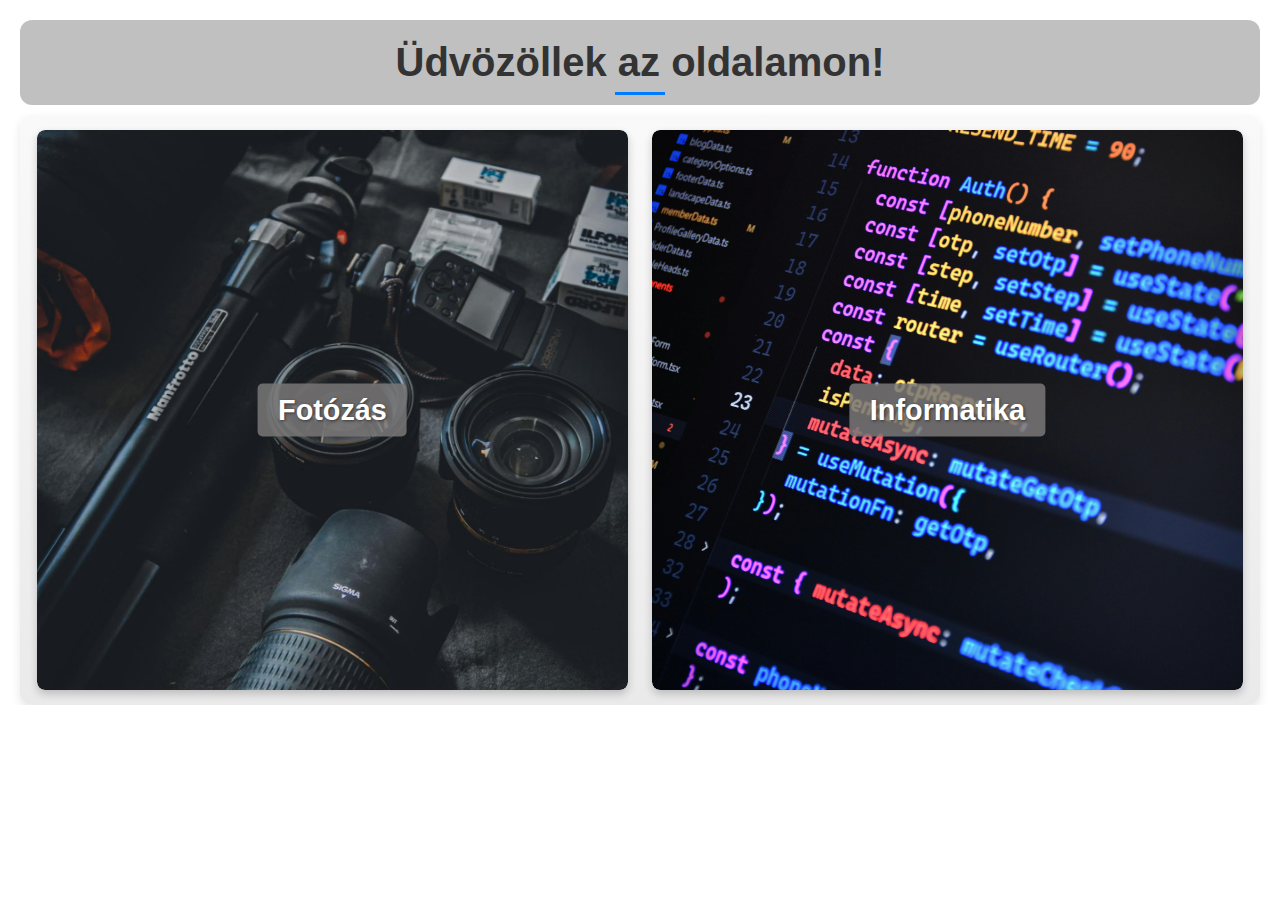
<file: index.html>
<!DOCTYPE html>
<html lang="hu">
    <head>
        <meta charset="UTF-8">
        <meta name="viewport" content="width=device-width, initial-scale=1.0">
        <meta name="description" content="Üdvözöllek Madový Gábor oldalán! Fedezd fel a fotózás és informatika világát.">
        <meta name="keywords" content="fotós, informatika, Madový Gábor, Galánta, Újvár, Dunaszerdahely, portréfotózás, eseményfotózás">
        <meta name="author" content="Madový Gabriel">
        <meta name="robots" content="index, follow">
    
        <!-- Open Graph meta tags -->
        <meta property="og:title" content="Madový Gábor - Üdvözöllek az oldalamon!">
        <meta property="og:description" content="Fedezd fel a fotózás és informatika világát Madový Gábor oldalán.">
        <meta property="og:image" content="https://yourwebsite.com/pictures/index/og-image.jpg">
        <meta property="og:url" content="https://madovygabor.github.io/index.html">
        <meta property="og:type" content="website">
        <meta property="og:locale" content="hu_HU">
    
        <!-- Title -->
        <title>Üdvözöllek - Madový Gábor</title>
        <link rel="stylesheet" href="indexStyles.css">
    </head>
<body>
    <div class="container">
        <div class="header">
            <h1 class="styled-title">Üdvözöllek az oldalamon!</h1>
        </div>
        <div class="cardsContainer">
            <a href="Photography/photographyMainPage.html" class="card photo">
                <img src="pictures/index/photography.jpg" alt="Fotós">
                <div class="card-text with-background">Fotózás</div>
            </a>
            <a href="IT/ITMainPage.html" class="card it">
                <img src="pictures/index/it.jpg" alt="Informatikus">
                <div class="card-text with-background">Informatika</div>
            </a>
        </div>
    </div>
</body>
</html>
</file>
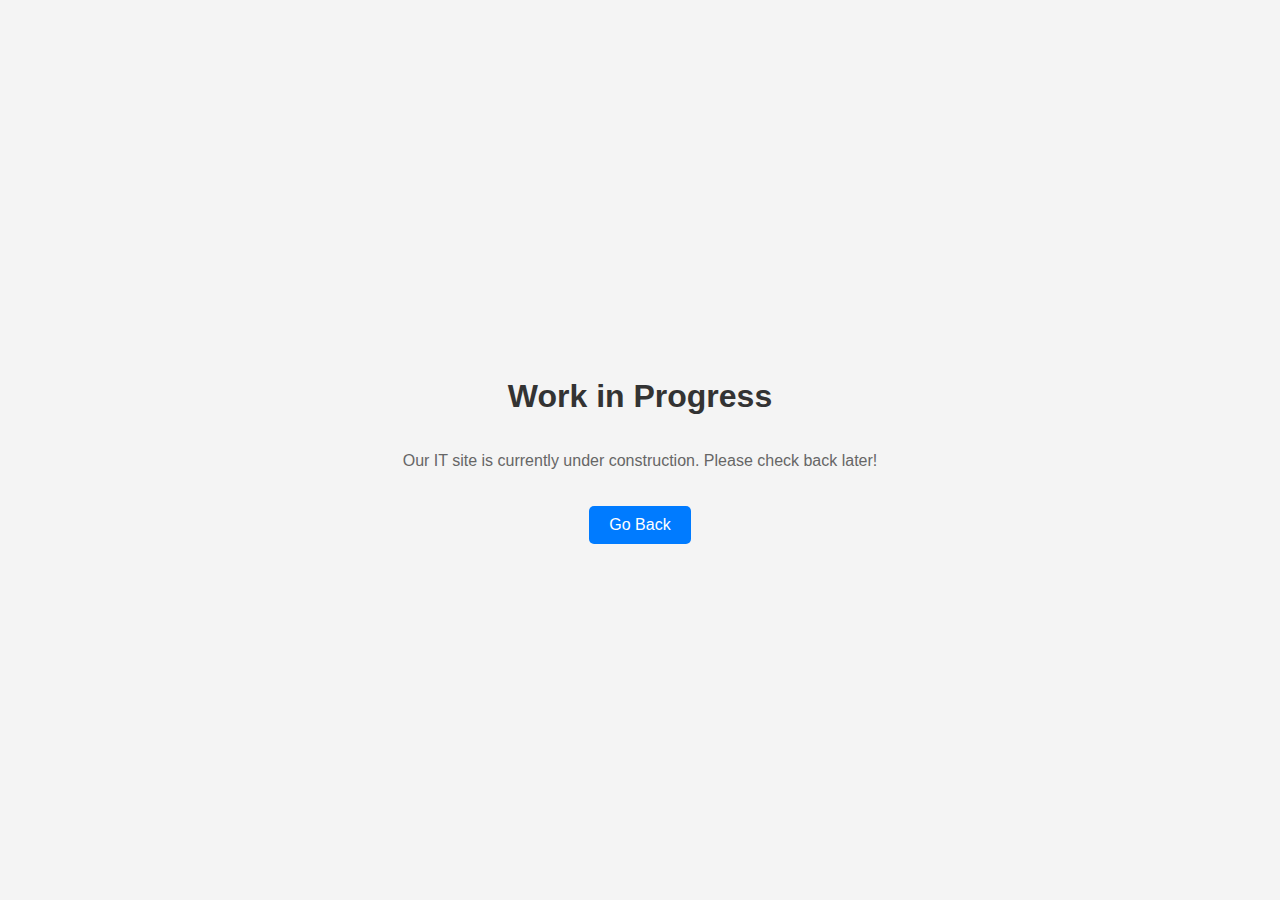
<file: IT/ITMainPage.html>
<!DOCTYPE html>
<html lang="en">
<head>
    <meta charset="UTF-8">
    <meta name="viewport" content="width=device-width, initial-scale=1.0">
    <title>Work in Progress</title>
    <link rel="stylesheet" href="ITstyle.css">
</head>
<body>
    <h1>Work in Progress</h1>
    <p>Our IT site is currently under construction. Please check back later!</p>
    <button onclick="history.back()">Go Back</button>
</body>
</html>
</file>
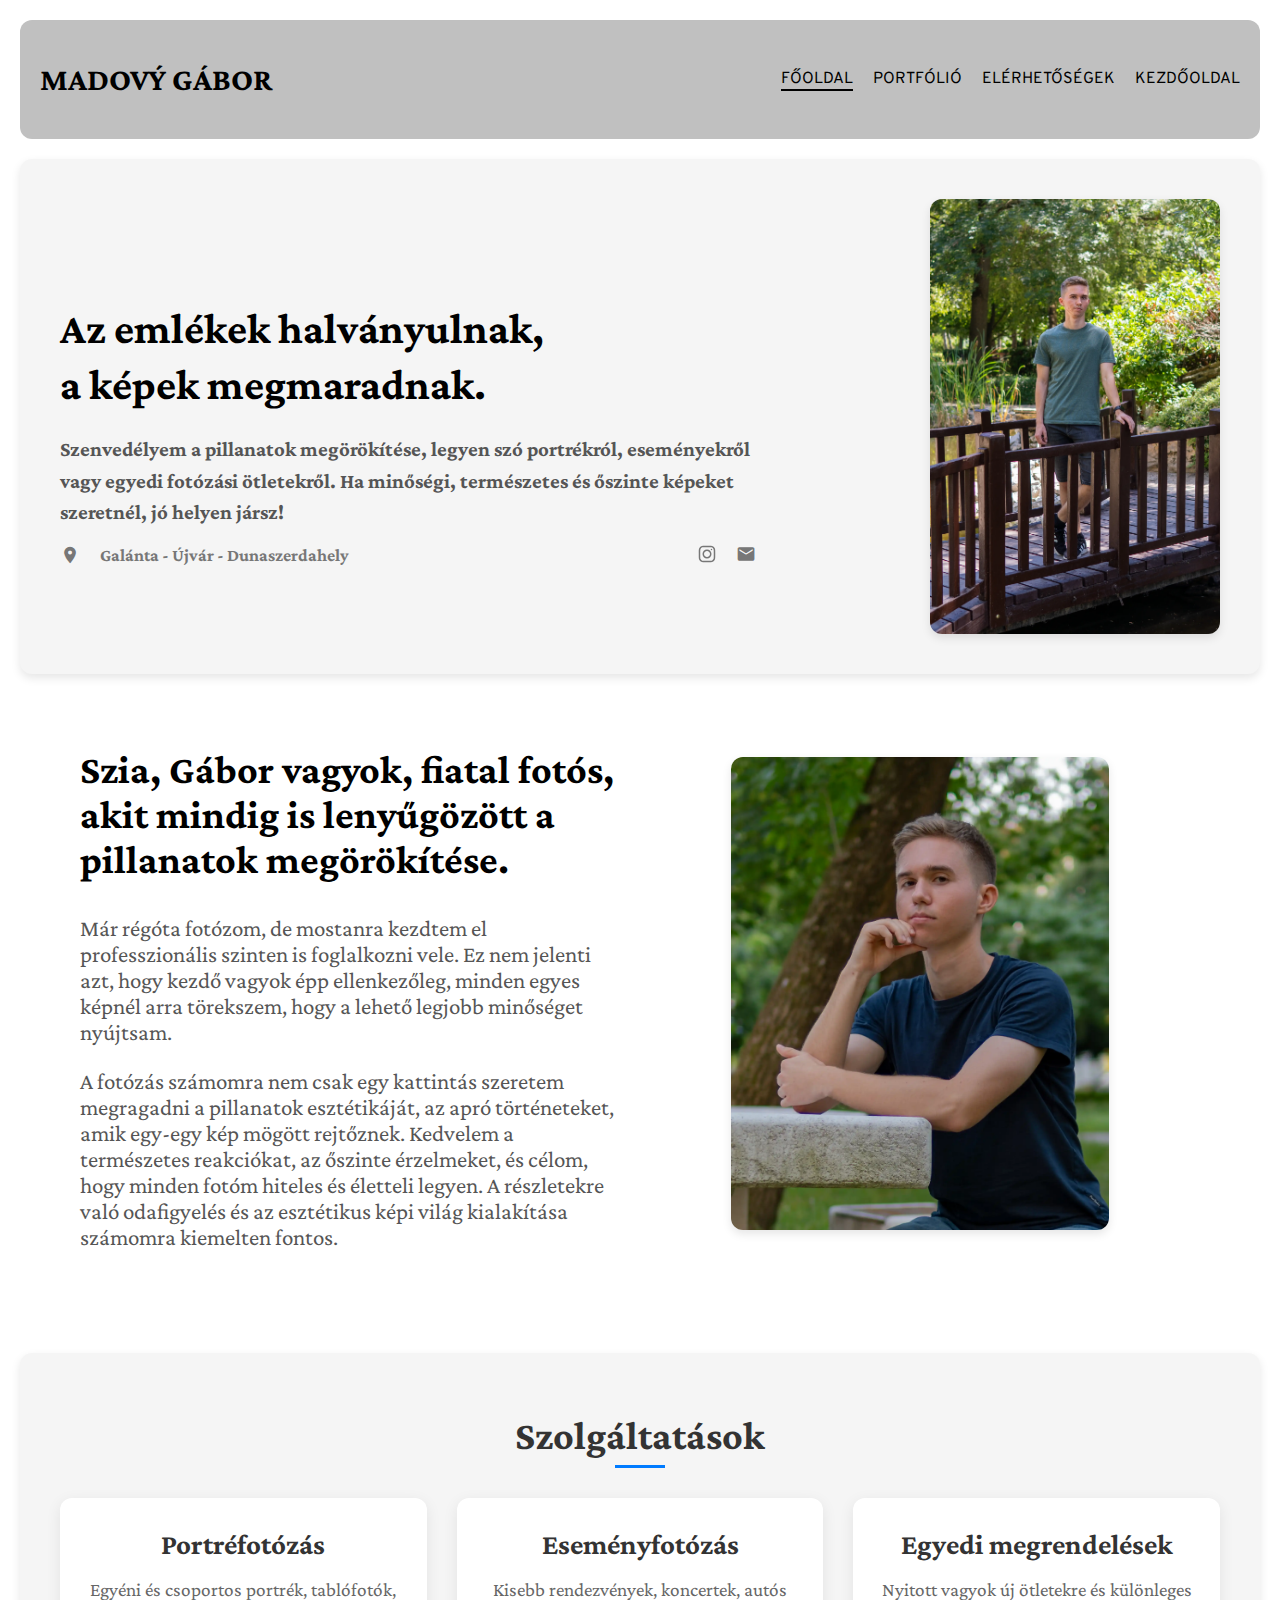
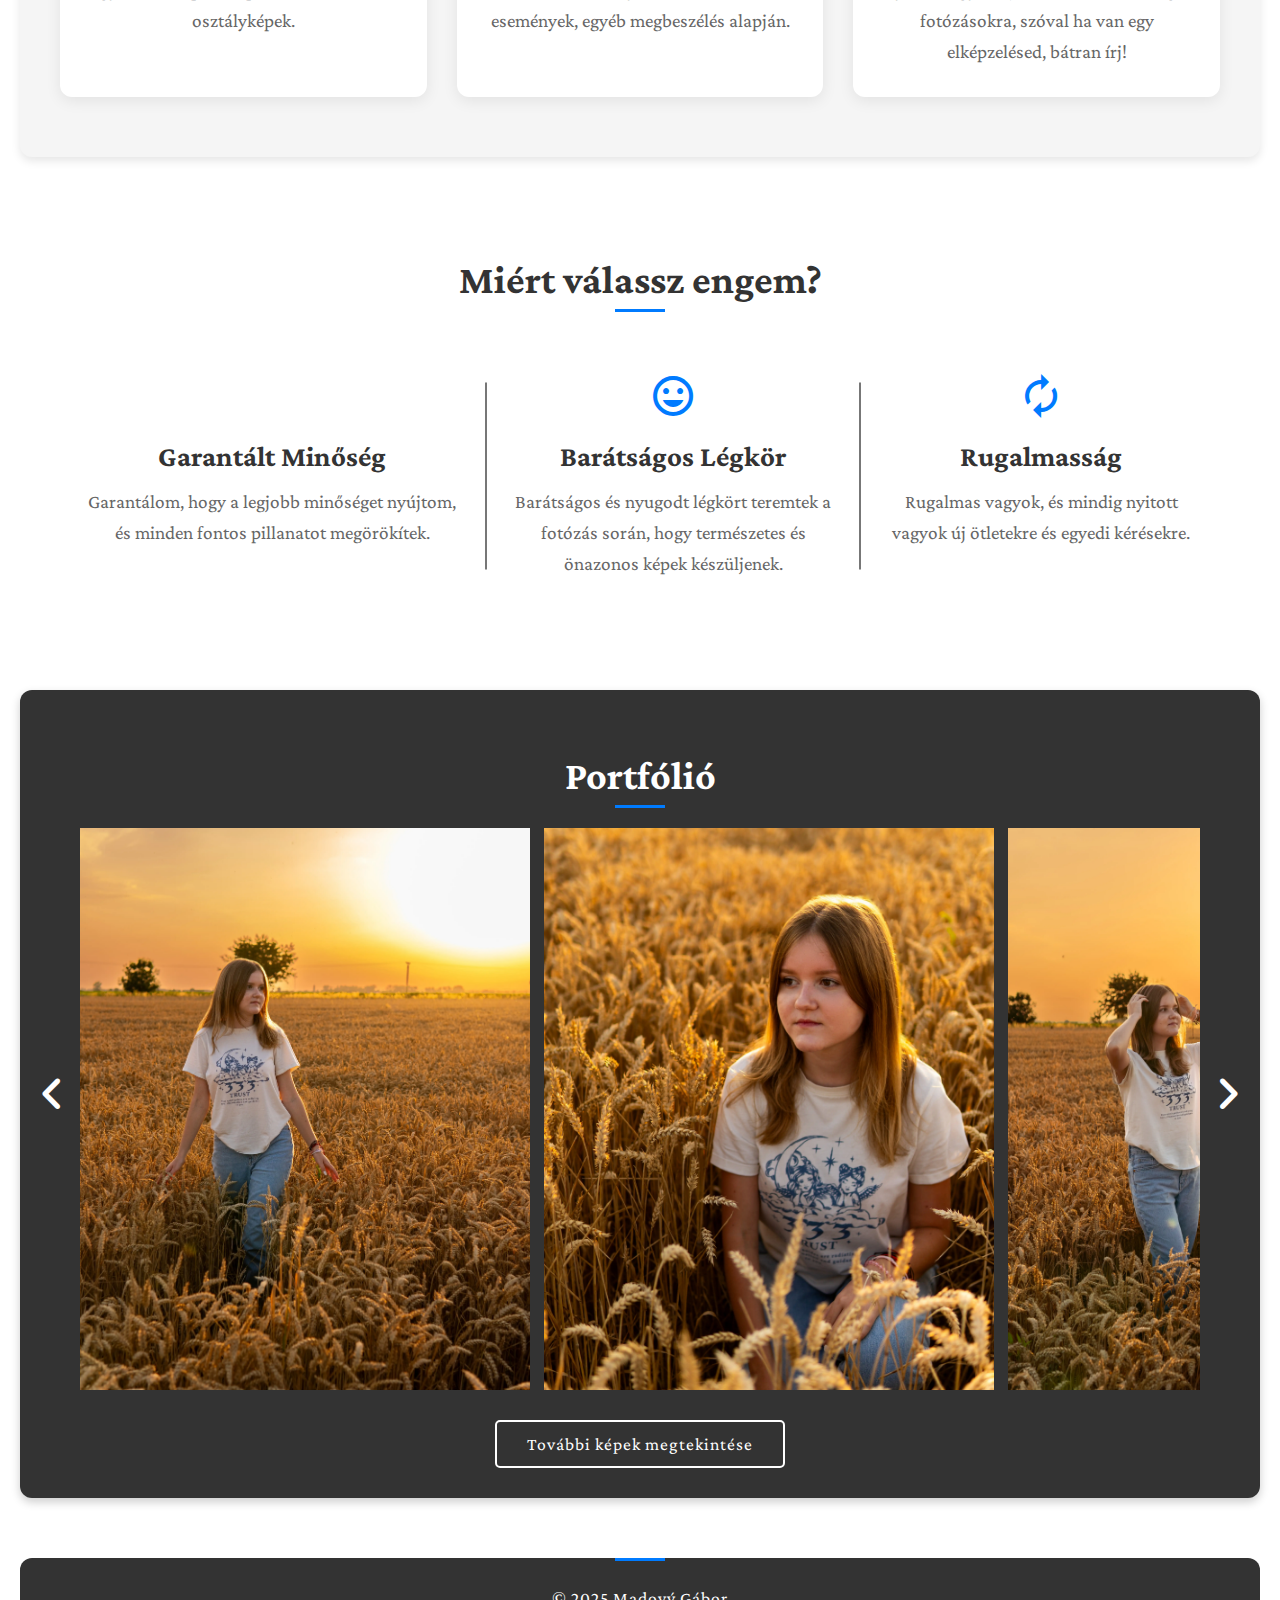
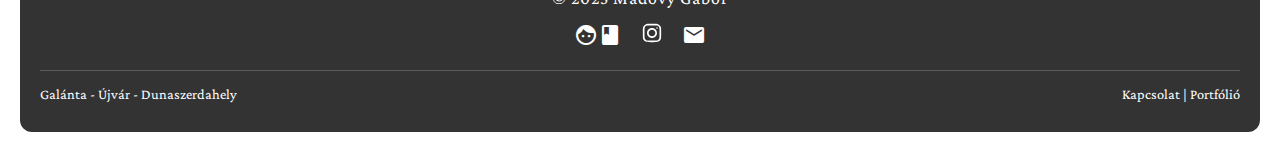
<file: Photography/photographyMainPage.html>
<!DOCTYPE html>
<html lang="hu">
<head>
    <meta charset="UTF-8">
    <meta name="viewport" content="width=device-width, initial-scale=1.0">
    <meta name="description" content="Madový Gábor profi fotós, aki portréfotózással, eseményfotózással, tablófotózással és szalagavató fotózással segít megörökíteni a legfontosabb pillanatokat. Kiváló minőségű, természetes és őszinte képek Galánta, Érsekújvár, Dunaszerdahely környékén.">
    <meta name="keywords" content="Portréfotózás, Szalagavató fotózás, Tablófotózás, Eseményfotózás, Esküvői fotózás, Családi fotózás, Egyedi fotózás, Madový Gábor, Gabriel Madový, Galánta, Újvár, Érsekújvár, Dunaszerdahely, Koncertek, Autós események, Tablófotók, Professzionális fotós, Természetes képek, Fotózás Galánta, Fotózás Dunaszerdahely, Fotózás Érsekújvár">
    <meta name="author" content="Madový Gabriel">
    <meta name="robots" content="index, follow">

    <!-- Open Graph meta tags -->
    <meta property="og:title" content="Madový Gábor Fotós - Pillanatok Megörökítése">
    <meta property="og:description" content="Portréfotózás, eseményfotózás és egyedi megrendelések Galánta, Érsekújvár, Dunaszerdahely környékén.">
    <meta property="og:url" content="https://madovygabor.github.io/Photography/photographyMainPage.html">
    <meta property="og:type" content="website">
    <meta property="og:locale" content="hu_HU">

    <title>Főoldal - MG Captures | Madový Gábor</title>
    <link rel="stylesheet" href="photographyStyle.css">
    <link href="https://fonts.googleapis.com/icon?family=Material+Icons" rel="stylesheet">
    <link rel="stylesheet" href="https://cdnjs.cloudflare.com/ajax/libs/font-awesome/6.2.0/css/all.min.css" />
    <script src="gallerySidebarHighlite.js" defer></script>
    <script type="application/ld+json">
        {
            "@context": "https://schema.org",
            "@type": "Photographer",
            "name": "Madový Gábor",
            "description": "Pillanatok megörökítése portréfotózással, eseményfotózással és egyedi megrendelésekkel.",
            "address": {
                "@type": "PostalAddress",
                "addressLocality": "Galánta, Újvár, Dunaszerdahely, Galanta, Nové Zámky, Dunajská Streda"
            },
            "url": "https://www.instagram.com/mg.captures06/",
            "sameAs": [
                "https://www.instagram.com/mg.captures06/"
            ]
        }
    </script>
    
</head>
<body>
    <header>
        <h1>MADOVÝ GÁBOR</h1>
        
        <div class="menuIcon" onclick="toggleMenu()">
            <i class="material-icons" aria-label="Menu">menu</i>
        </div>

        <nav class="navButtons">
            <a href="photographyMainPage.html" class="button active" aria-label="Főoldal">FŐOLDAL</a>
            <a href="portfolio.html" class="button" aria-label="Portfólió">PORTFÓLIÓ</a>
            <a href="contacts.html" class="button" aria-label="Elérhetőségek">ELÉRHETŐSÉGEK</a>
            <a href="../index.html" class="button" aria-label="Kezdőoldal">KEZDŐOLDAL</a>
        </nav>
        
        <nav class="mobileMenu">
            <div class="closeButton" onclick="closeMenu()" aria-label="Close Menu">×</div>
            <ul>
                <li><a href="photographyMainPage.html" class="active" aria-label="Főoldal">FŐOLDAL</a></li>
                <li><a href="portfolio.html" aria-label="Portfólió">PORTFÓLIÓ</a></li>
                <li><a href="contacts.html" aria-label="Elérhetőségek">ELÉRHETŐSÉGEK</a></li>
                <li><a href="../index.html" aria-label="Kezdőoldal">KEZDŐOLDAL</a></li>
            </ul>
        </nav> 

        <div class="fullscreenMenu" id="fullscreenMenu">
            <div class="menuHeader">
                <h2>Menü</h2>
                <button class="closeButton" onclick="closeFullscreenMenu()" aria-label="Close Menu">×</button>
            </div>
            <ul class="sidebarList">
                <li>
                    <a href="#portrek" class="sidebarLink" onclick="closeFullscreenMenu()">Portrék</a>
                    <ul>
                        <li><a href="#portreim" class="sidebarSubLink" onclick="navigateAndClose(this)">Portréim</a></li>
                    </ul>
                </li>
                <li>
                    <a href="#rendezvenyek" class="sidebarLink" onclick="navigateAndClose(this)">Rendezvények</a>
                    <ul>
                        <li><a href="#amts-25" class="sidebarSubLink" onclick="navigateAndClose(this)">AMTS 25</a></li>
                        <li><a href="#felsoszeli-ballagas-24" class="sidebarSubLink" onclick="navigateAndClose(this)">Felsőszeli alapiskola ballagás 24</a></li>
                        <li><a href="#rakoczi-tabor-24" class="sidebarSubLink" onclick="navigateAndClose(this)">Rákoczi tábor 24</a></li>
                    </ul>
                </li>
                <li>
                    <a href="#travel" class="sidebarLink" onclick="navigateAndClose(this)">Travel</a>
                    <ul>
                        <li><a href="#tatranska-lomnica" class="sidebarSubLink" onclick="navigateAndClose(this)">Tatranská Lomnica</a></li>
                        <li><a href="#brno" class="sidebarSubLink" onclick="navigateAndClose(this)">Brno</a></li>
                    </ul>
                </li>
                <li>
                    <a href="#koncertek" class="sidebarLink" onclick="navigateAndClose(this)">Koncertek</a>
                    <ul>
                        <li><a href="#azahriah" class="sidebarSubLink" onclick="navigateAndClose(this)">Azahriah Puskás aréna</a></li>
                    </ul>
                </li>
            </ul>
        </div>

        <script>
            function closeMenu() {
                const menu = document.querySelector('.mobileMenu');
                menu.style.display = 'none';
            }

            function toggleMenu() {
                const menu = document.querySelector('.mobileMenu');
                menu.style.display = menu.style.display === 'flex' ? 'none' : 'flex';
            }

            function openFullscreenMenu() {
                const menu = document.getElementById('fullscreenMenu');
                menu.style.display = 'flex';
            }

            function closeFullscreenMenu() {
                const menu = document.getElementById('fullscreenMenu');
                menu.style.display = 'none';
            }

            function navigateAndClose(link) {
                const menu = document.getElementById('fullscreenMenu');
                menu.style.display = 'none';

                // Highlight the active link
                document.querySelectorAll('.sidebarLink, .sidebarSubLink').forEach(el => el.classList.remove('active'));
                link.classList.add('active');
            }

            // Ensure the menu is hidden on page load
            window.addEventListener('DOMContentLoaded', () => {
                closeMenu();
            });
        </script>

    </header>

    <section class="mottoSection">
        <div class="motto">
            <h2>Az emlékek halványulnak,<br> a képek megmaradnak.</h2>
            <p>
                Szenvedélyem a pillanatok megörökítése, legyen szó portrékról, eseményekről vagy egyedi fotózási ötletekről. 
                Ha minőségi, természetes és őszinte képeket szeretnél, jó helyen jársz!
            </p>
            <div>
                <i class="material-icons" aria-label="Location">location_on</i>
                <p>Galánta - Újvár - Dunaszerdahely</p>
                <a href="https://www.instagram.com/mg.captures06/" target="_blank" class="icon-link" aria-label="Instagram">
                    <svg width="20px" height="20px" viewBox="0 0 24 24" fill="none" xmlns="http://www.w3.org/2000/svg" class="custom-icon">
                        <path fill-rule="evenodd" clip-rule="evenodd" d="M12 18C15.3137 18 18 15.3137 18 12C18 8.68629 15.3137 6 12 6C8.68629 6 6 8.68629 6 12C6 15.3137 8.68629 18 12 18ZM12 16C14.2091 16 16 14.2091 16 12C16 9.79086 14.2091 8 12 8C9.79086 8 8 9.79086 8 12C8 14.2091 9.79086 16 12 16Z" fill="currentColor"/>
                        <path d="M18 5C17.4477 5 17 5.44772 17 6C17 6.55228 17.4477 7 18 7C18.5523 7 19 6.55228 19 6C19 5.44772 18.5523 5 18 5Z" fill="currentColor"/>
                        <path fill-rule="evenodd" clip-rule="evenodd" d="M1.65396 4.27606C1 5.55953 1 7.23969 1 10.6V13.4C1 16.7603 1 18.4405 1.65396 19.7239C2.2292 20.8529 3.14708 21.7708 4.27606 22.346C5.55953 23 7.23969 23 10.6 23H13.4C16.7603 23 18.4405 23 19.7239 22.346C20.8529 21.7708 21.7708 20.8529 22.346 19.7239C23 18.4405 23 16.7603 23 13.4V10.6C23 7.23969 23 5.55953 22.346 4.27606C21.7708 3.14708 20.8529 2.2292 19.7239 1.65396C18.4405 1 16.7603 1 13.4 1H10.6C7.23969 1 5.55953 1 4.27606 1.65396C3.14708 2.2292 2.2292 3.14708 1.65396 4.27606ZM13.4 3H10.6C8.88684 3 7.72225 3.00156 6.82208 3.0751C5.94524 3.14674 5.49684 3.27659 5.18404 3.43597C4.43139 3.81947 3.81947 4.43139 3.43597 5.18404C3.27659 5.49684 3.14674 5.94524 3.0751 6.82208C3.00156 7.72225 3 8.88684 3 10.6V13.4C3 15.1132 3.00156 16.2777 3.0751 17.1779C3.14674 18.0548 3.27659 18.5032 3.43597 18.816C3.81947 19.5686 4.43139 20.1805 5.18404 20.564C5.49684 20.7234 5.94524 20.8533 6.82208 20.9249C7.72225 20.9984 8.88684 21 10.6 21H13.4C15.1132 21 16.2777 20.9984 17.1779 20.9249C18.0548 20.8533 18.5032 20.7234 18.816 20.564C19.5686 20.1805 20.1805 19.5686 20.564 18.816C20.7234 18.5032 20.8533 18.0548 20.9249 17.1779C20.9984 16.2777 21 15.1132 21 13.4V10.6C21 8.88684 20.9984 7.72225 20.9249 6.82208C20.8533 5.94524 20.7234 5.49684 20.564 5.18404C20.1805 4.43139 19.5686 3.81947 18.816 3.43597C18.5032 3.27659 18.0548 3.14674 17.1779 3.0751C16.2777 3.00156 15.1132 3 13.4 3Z" fill="currentColor"/>
                    </svg>
                </a>
                <a href="contacts.html" class="icon-link" aria-label="Email">
                    <i class="material-icons">mail</i>
                </a>
            </div>
        </div>
        <img src="\pictures\kezdoOldal\kepRolamTemp.webp" alt="Madový Gábor portré" class="pictureAboutMe">
    </section>

    <section class="aboutMeSection">
        <div class="aboutMeText">
            <h2>
                Szia, Gábor vagyok, fiatal fotós, akit mindig is lenyűgözött a pillanatok megörökítése.
            </h2>
            <p> 
                Már régóta fotózom, de mostanra kezdtem el professzionális szinten is foglalkozni vele. 
                Ez nem jelenti azt, hogy kezdő vagyok épp ellenkezőleg, minden egyes képnél arra törekszem, hogy a lehető legjobb minőséget nyújtsam.
            </p>
            <p>
                A fotózás számomra nem csak egy kattintás szeretem megragadni a pillanatok esztétikáját, az apró történeteket, amik egy-egy kép mögött rejtőznek. 
                Kedvelem a természetes reakciókat, az őszinte érzelmeket, és célom, hogy minden fotóm hiteles és életteli legyen. 
                A részletekre való odafigyelés és az esztétikus képi világ kialakítása számomra kiemelten fontos.
            </p>
        </div>
        <div class="aboutMePicture">
            <img src="/pictures/kezdoOldal/aboutMePicture.webp" alt="Madový Gábor fotós portré">
        </div>
    </section>

    <section class="servicesSection">
        <div class="servicesHeader">
            <h2>Szolgáltatások</h2>
        </div>
        <div class="servicesContent">
            <div class="serviceItem">
                <h3>Portréfotózás</h3>
                <p>Egyéni és csoportos portrék, tablófotók, osztályképek.</p>
            </div>
            <div class="serviceItem">
                <h3>Eseményfotózás</h3>
                <p>Kisebb rendezvények, koncertek, autós események, egyéb megbeszélés alapján.</p>
            </div>
            <div class="serviceItem">
                <h3>Egyedi megrendelések</h3>
                <p>Nyitott vagyok új ötletekre és különleges fotózásokra, szóval ha van egy elképzelésed, bátran írj!</p>
            </div>
        </div>
    </section>

    <section class="whyChooseMeSection">
        <div class="whyChooseMeHeader">
            <h2>Miért válassz engem?</h2>
        </div>
        <div class="whyChooseMeContent">
            <div class="whyChooseMeItem">
                <i class="material-icons" aria-label="Garantált Minőség">verified</i>
                <h3>Garantált Minőség</h3>
                <p>Garantálom, hogy a legjobb minőséget nyújtom, és minden fontos pillanatot megörökítek.</p>
            </div>
            <div class="whyChooseMeItem middle">
                <i class="material-icons" aria-label="Barátságos Légkör">mood</i>
                <h3>Barátságos Légkör</h3>
                <p>Barátságos és nyugodt légkört teremtek a fotózás során, hogy természetes és önazonos képek készüljenek.</p>
            </div>
            <div class="whyChooseMeItem">
                <i class="material-icons" aria-label="Rugalmasság">autorenew</i>
                <h3>Rugalmasság</h3>
                <p>Rugalmas vagyok, és mindig nyitott vagyok új ötletekre és egyedi kérésekre.</p>
            </div>
        </div>
    </section>

    <section class="galleryPrevSection">
        <h2>Portfólió</h2>
        <div class="gallery-wrapper">
            <i id="left" class="gallery-prev-btn fa-solid fa-angle-left" aria-label="Előző kép"></i>
            <div class="carousel">
                <img src="/pictures/portfolio/Portrék/Portréim/Picture 1.webp" alt="Portré 1">
                <img src="/pictures/portfolio/Portrék/Portréim/Picture 2.webp" alt="Portré 2">
                <img src="/pictures/portfolio/Portrék/Portréim/Picture 3.webp" alt="Portré 3">
                <img src="/pictures/portfolio/Portrék/Portréim/Picture 4.webp" alt="Portré 4">
                <img src="/pictures/portfolio/Portrék/Portréim/Picture 5.webp" alt="Portré 5">
            </div>
            <i id="right" class="gallery-next-btn fa-solid fa-angle-right" aria-label="Következő kép"></i>
        </div>
        <div class="galleryButtons">
            <a href="portfolio.html" class="button" aria-label="További képek megtekintése">További képek megtekintése</a>
        </div>
    </section>

    <footer>
        <div class="footerContent">
            <p>© 2025 Madový Gábor</p>
            <div class="footerSocial">
                <a href="https://www.facebook.com/profile.php?id=61574942680651" target="_blank" aria-label="Facebook"><i class="material-icons">facebook</i></a>
                <a href="https://www.instagram.com/mg.captures06/" target="_blank" aria-label="Instagram">
                    <svg width="20px" height="20px" viewBox="0 0 24 24" fill="none" xmlns="http://www.w3.org/2000/svg" class="custom-icon">
                        <path fill-rule="evenodd" clip-rule="evenodd" d="M12 18C15.3137 18 18 15.3137 18 12C18 8.68629 15.3137 6 12 6C8.68629 6 6 8.68629 6 12C6 15.3137 8.68629 18 12 18ZM12 16C14.2091 16 16 14.2091 16 12C16 9.79086 14.2091 8 12 8C9.79086 8 8 9.79086 8 12C8 14.2091 9.79086 16 12 16Z" fill="currentColor"/>
                        <path d="M18 5C17.4477 5 17 5.44772 17 6C17 6.55228 17.4477 7 18 7C18.5523 7 19 6.55228 19 6C19 5.44772 18.5523 5 18 5Z" fill="currentColor"/>
                        <path fill-rule="evenodd" clip-rule="evenodd" d="M1.65396 4.27606C1 5.55953 1 7.23969 1 10.6V13.4C1 16.7603 1 18.4405 1.65396 19.7239C2.2292 20.8529 3.14708 21.7708 4.27606 22.346C5.55953 23 7.23969 23 10.6 23H13.4C16.7603 23 18.4405 23 19.7239 22.346C20.8529 21.7708 21.7708 20.8529 22.346 19.7239C23 18.4405 23 16.7603 23 13.4V10.6C23 7.23969 23 5.55953 22.346 4.27606C21.7708 3.14708 20.8529 2.2292 19.7239 1.65396C18.4405 1 16.7603 1 13.4 1H10.6C7.23969 1 5.55953 1 4.27606 1.65396C3.14708 2.2292 2.2292 3.14708 1.65396 4.27606ZM13.4 3H10.6C8.88684 3 7.72225 3.00156 6.82208 3.0751C5.94524 3.14674 5.49684 3.27659 5.18404 3.43597C4.43139 3.81947 3.81947 4.43139 3.43597 5.18404C3.27659 5.49684 3.14674 5.94524 3.0751 6.82208C3.00156 7.72225 3 8.88684 3 10.6V13.4C3 15.1132 3.00156 16.2777 3.0751 17.1779C3.14674 18.0548 3.27659 18.5032 3.43597 18.816C3.81947 19.5686 4.43139 20.1805 5.18404 20.564C5.49684 20.7234 5.94524 20.8533 6.82208 20.9249C7.72225 20.9984 8.88684 21 10.6 21H13.4C15.1132 21 16.2777 20.9984 17.1779 20.9249C18.0548 20.8533 18.5032 20.7234 18.816 20.564C19.5686 20.1805 20.1805 19.5686 20.564 18.816C20.7234 18.5032 20.8533 18.0548 20.9249 17.1779C20.9984 16.2777 21 15.1132 21 13.4V10.6C21 8.88684 20.9984 7.72225 20.9249 6.82208C20.8533 5.94524 20.7234 5.49684 20.564 5.18404C20.1805 4.43139 19.5686 3.81947 18.816 3.43597C18.5032 3.27659 18.0548 3.14674 17.1779 3.0751C16.2777 3.00156 15.1132 3 13.4 3Z" fill="currentColor"/>
                    </svg>
                </a>
                <a href="mailto:mg.captures06@gmail.com" aria-label="Email"><i class="material-icons">mail</i></a>
            </div>
            <div class="footerInfo">
                <span>Galánta - Újvár - Dunaszerdahely</span>
                <span><a href="contacts.html" aria-label="Kapcsolat">Kapcsolat</a> | <a href="portfolio.html" aria-label="Portfólió">Portfólió</a></span>
            </div>
        </div>
    </footer>
</body>
</html>
</file>
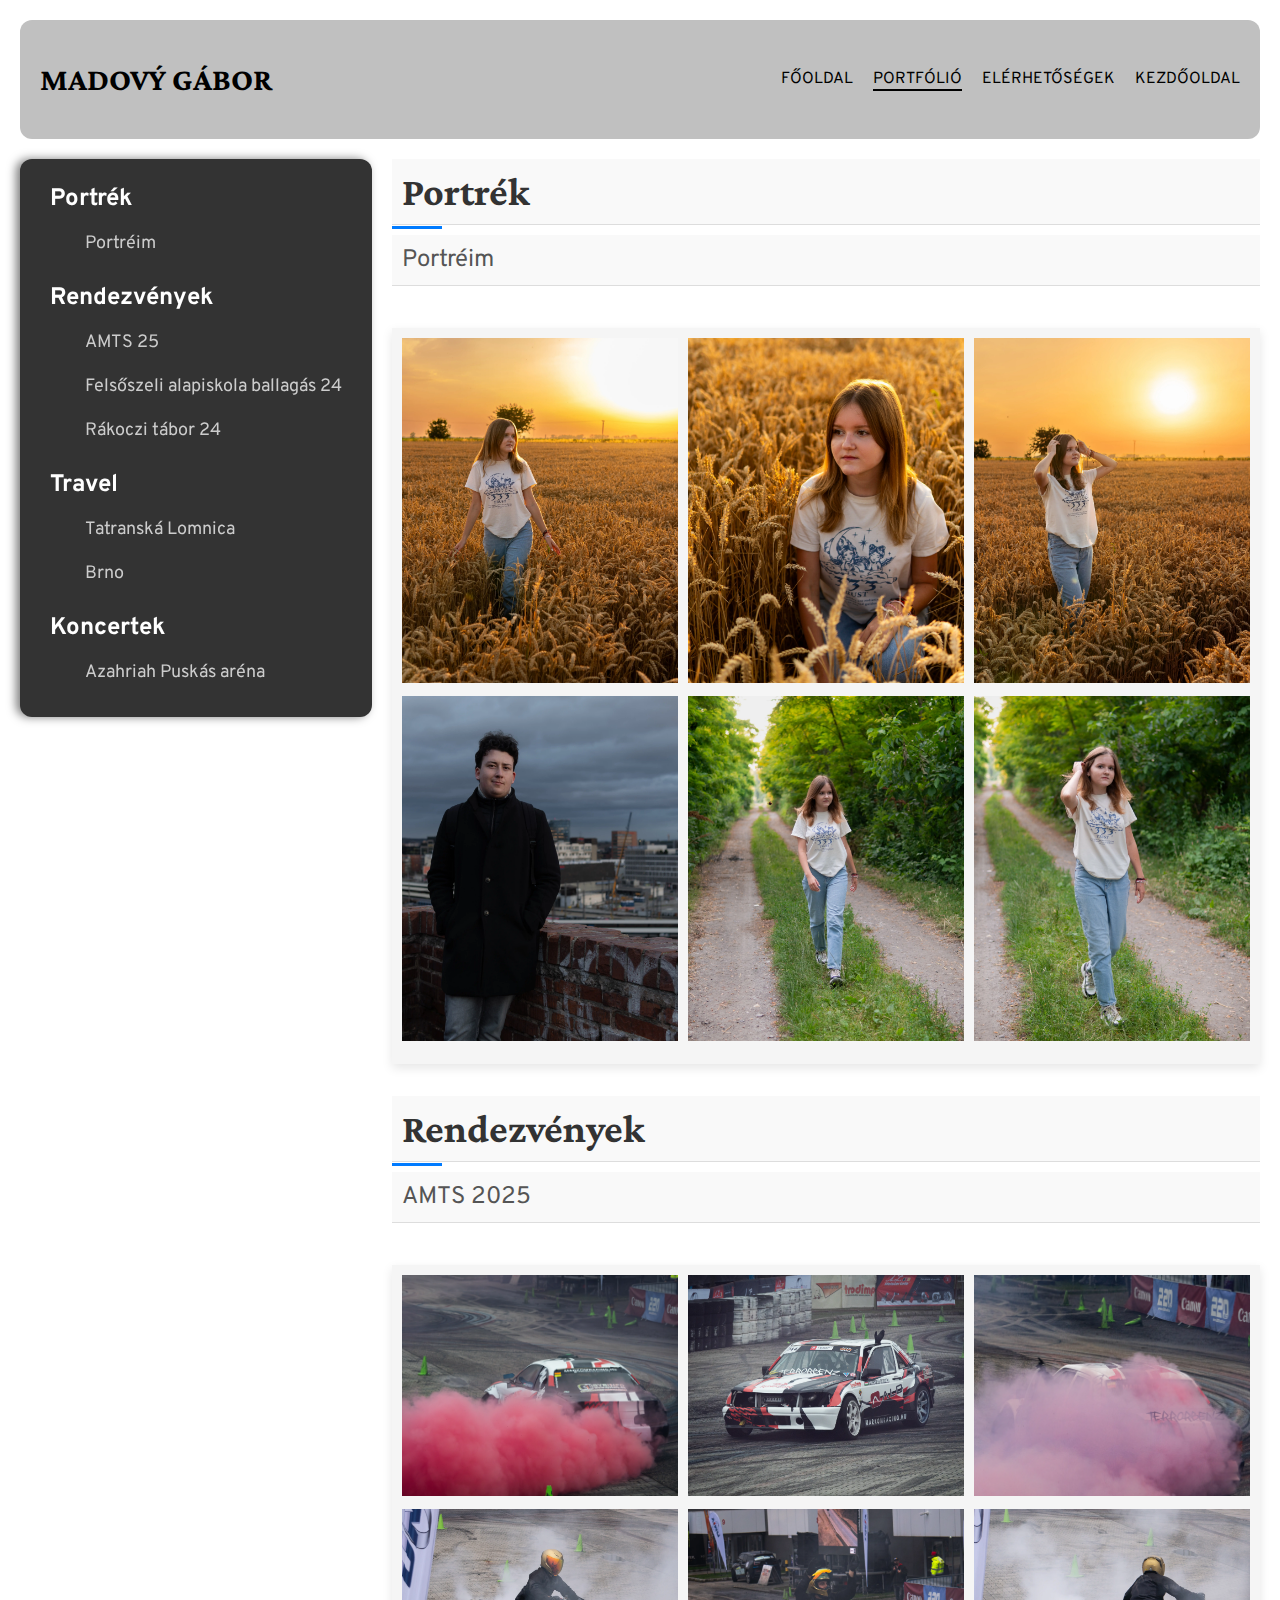
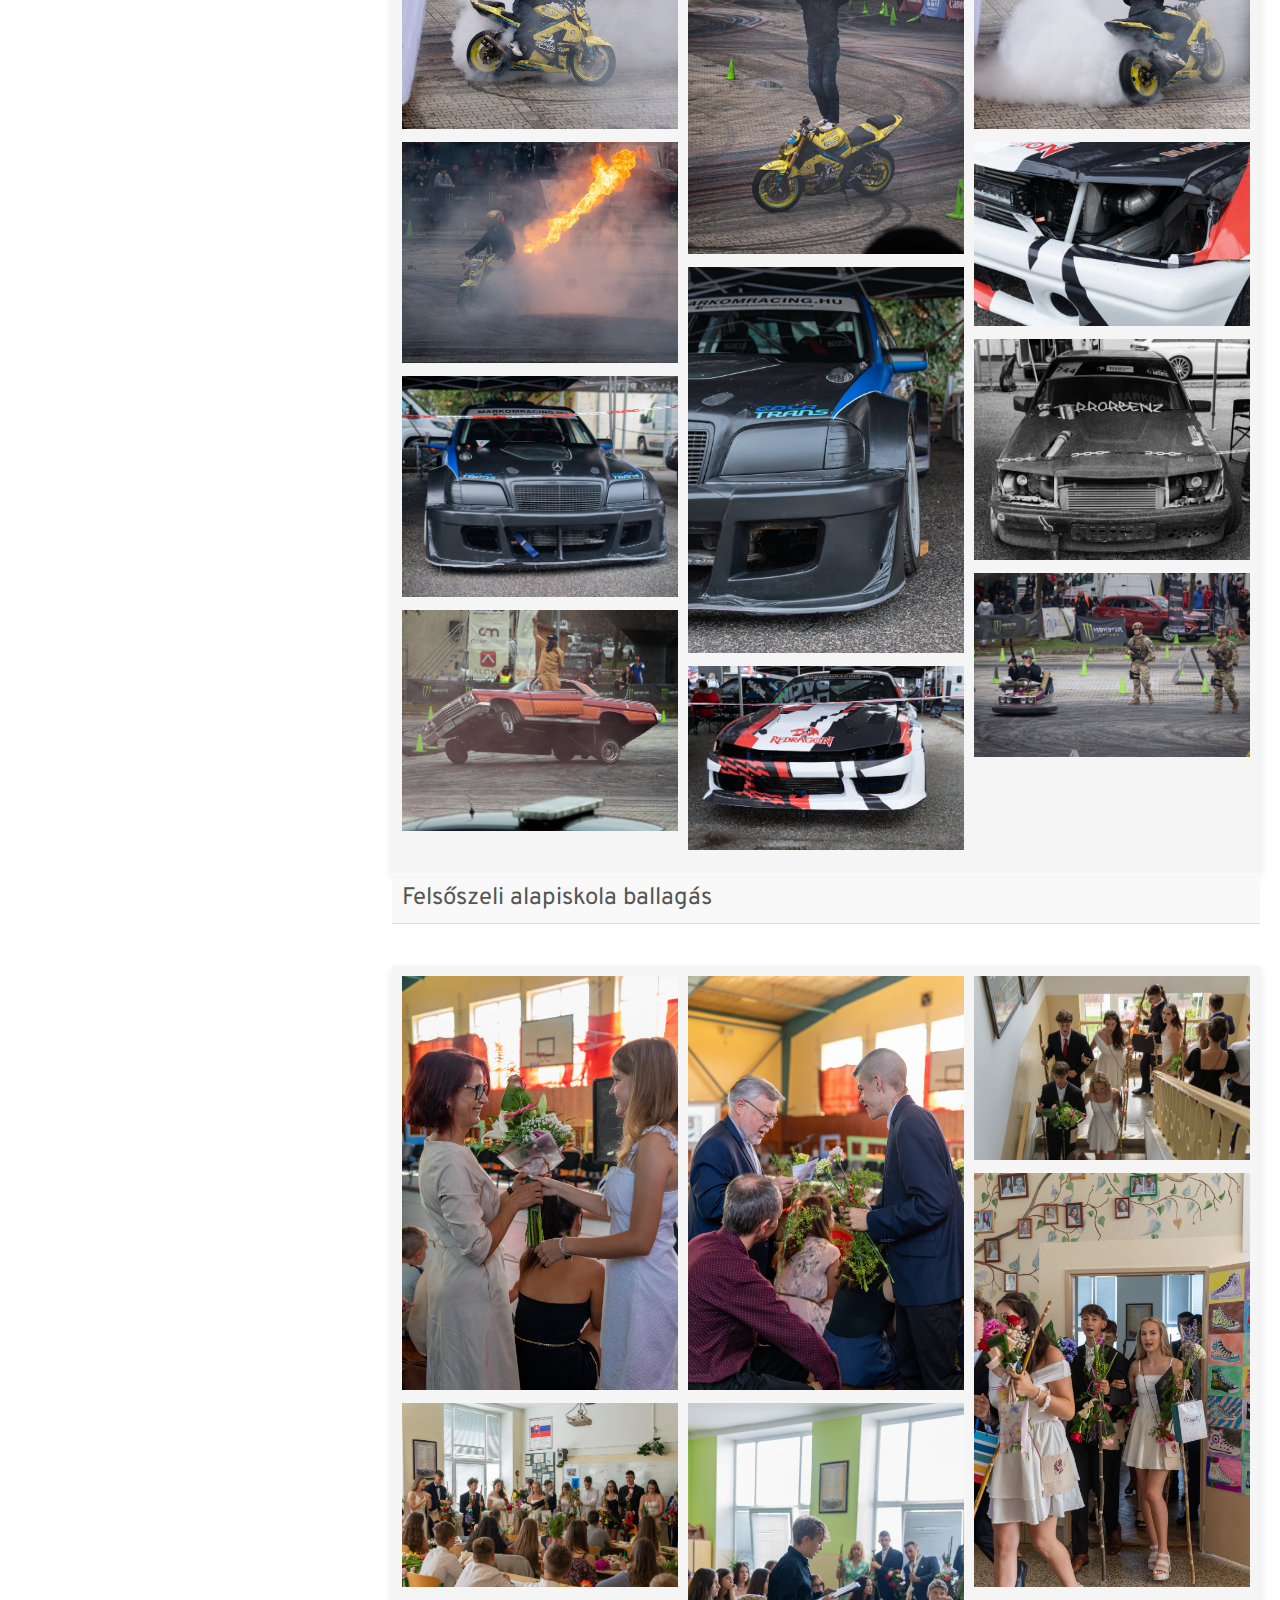
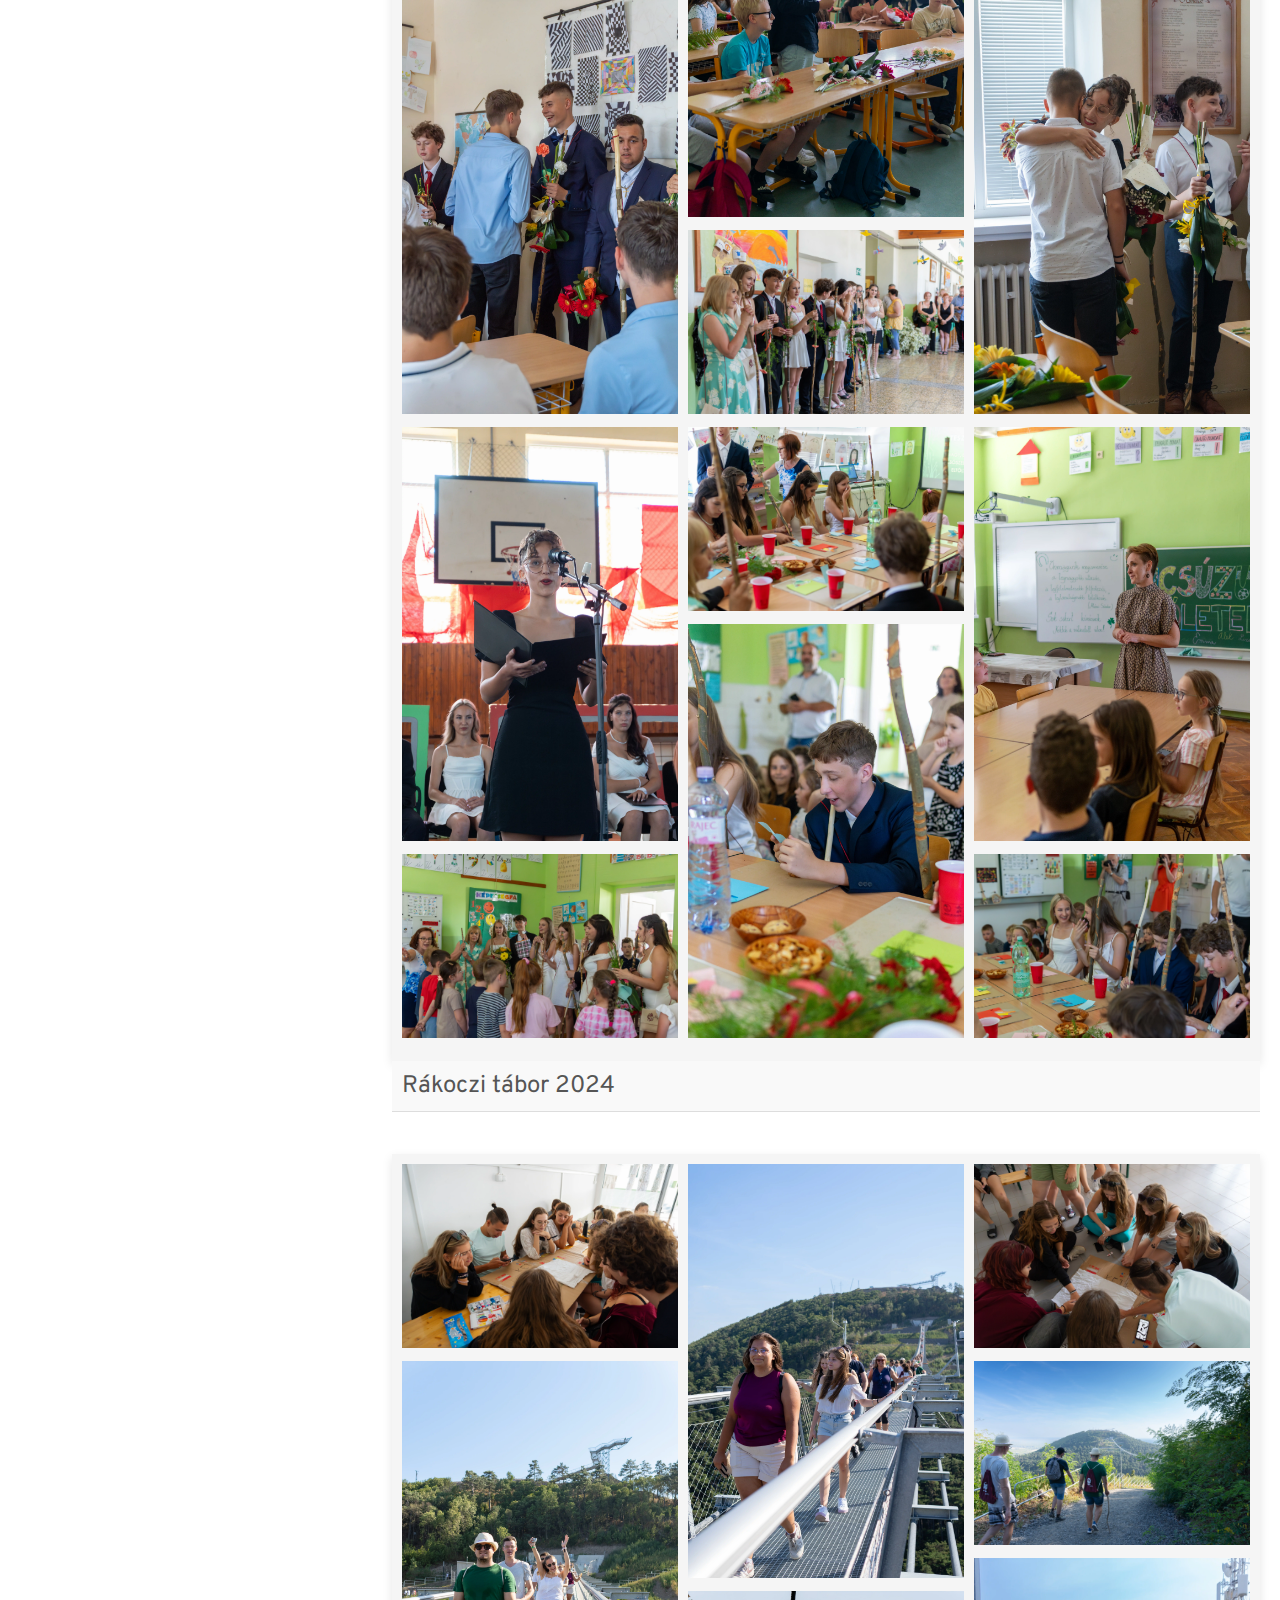
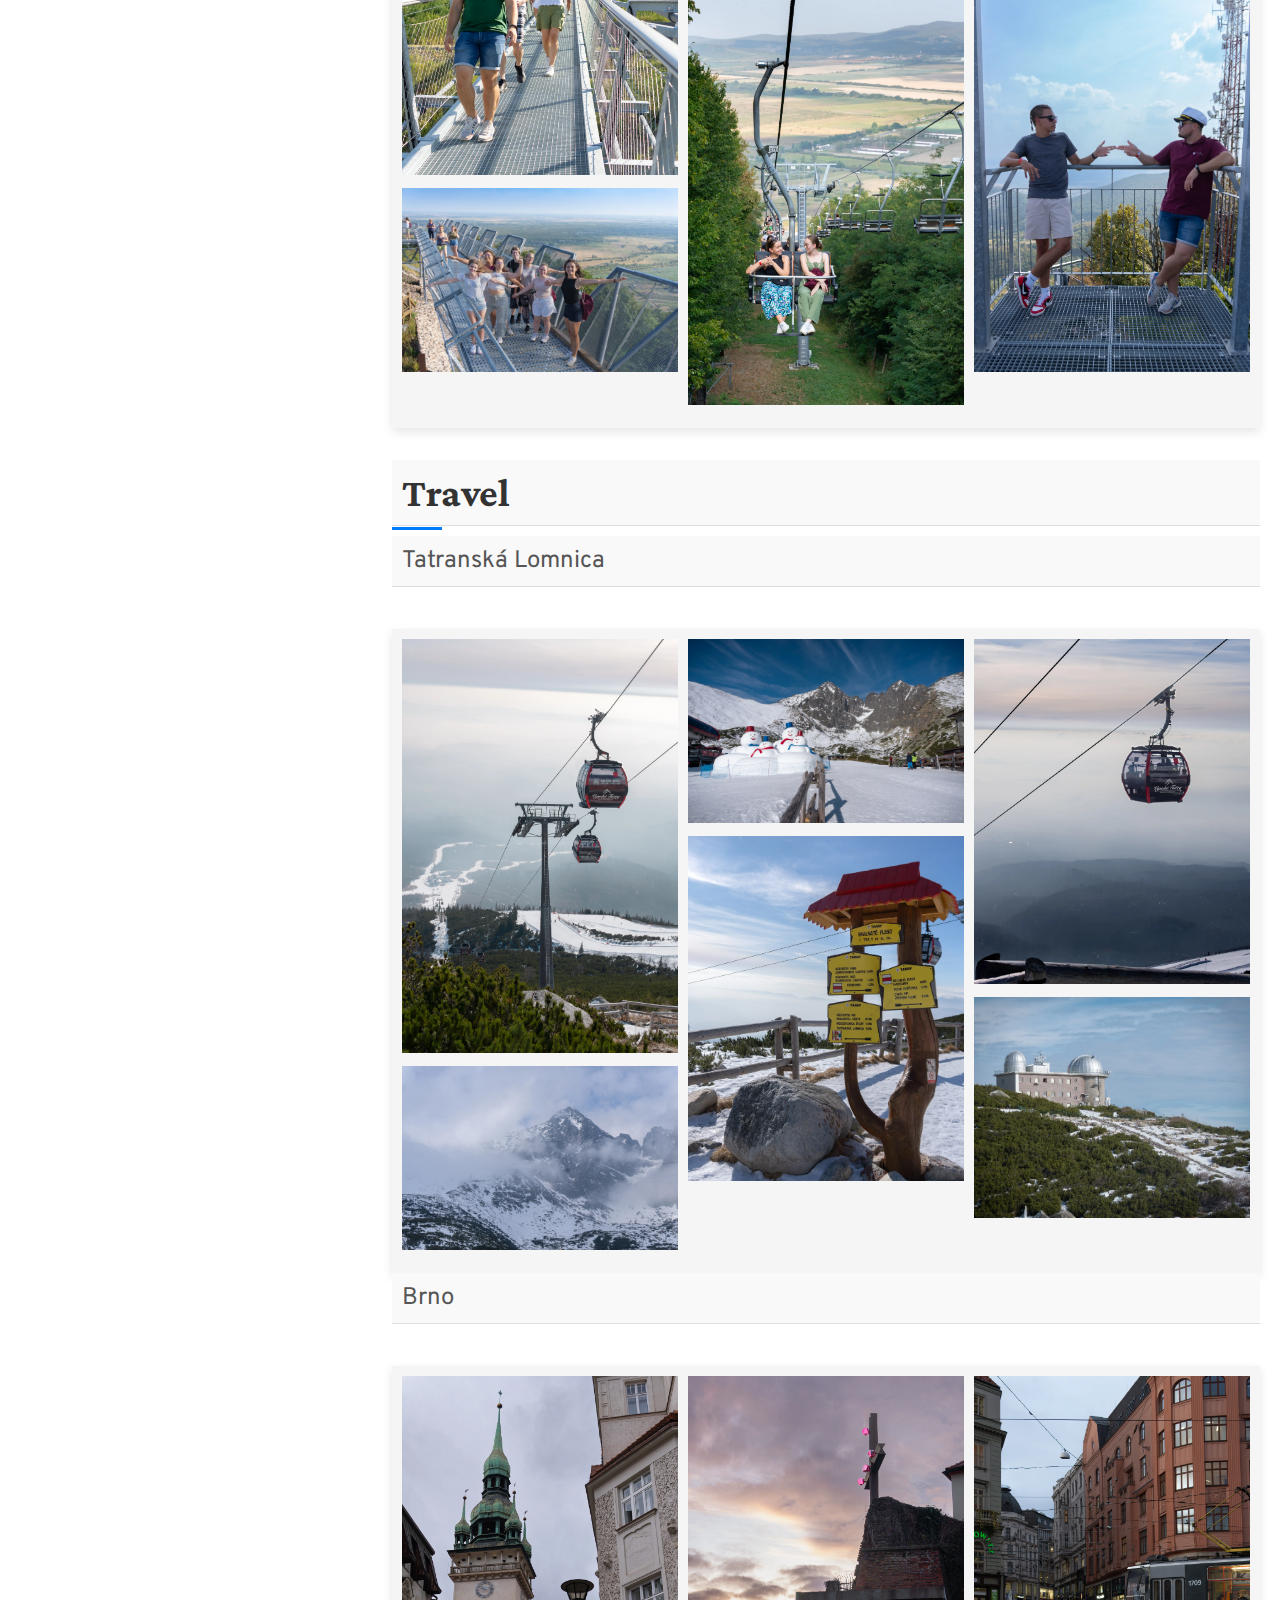
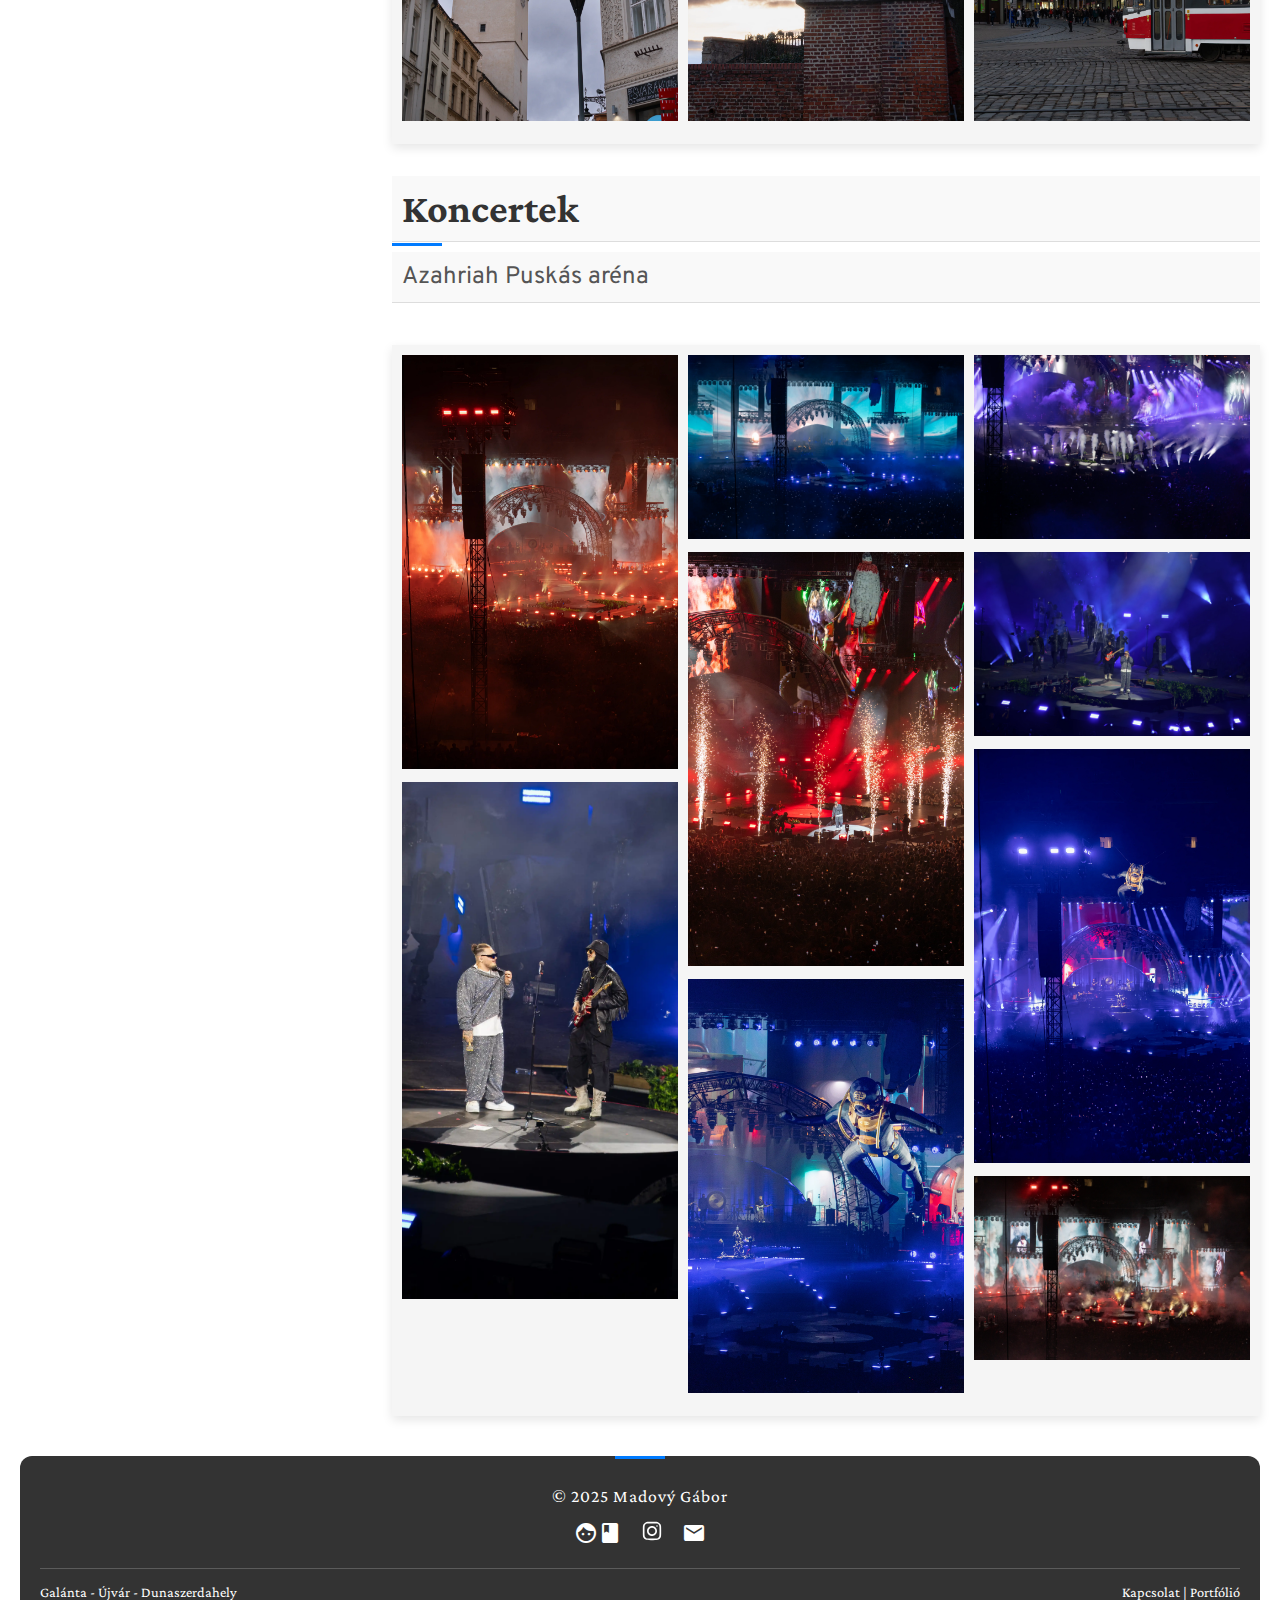
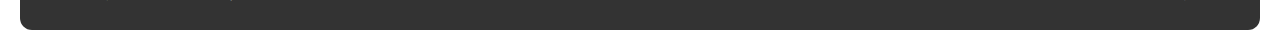
<file: Photography/portfolio.html>
<!DOCTYPE html>
<html lang="hu"> 
<head>
    <meta charset="UTF-8">
    <meta name="viewport" content="width=device-width, initial-scale=1.0">
    <meta name="description" content="Madový Gábor portfólió - Pillanatok megörökítése portréfotózással, eseményfotózással és egyedi megrendelésekkel.">
    <meta name="keywords" content="fotós portfólió, portréfotózás, eseményfotózás, egyedi fotózás, Madový Gábor, Galánta, Újvár, Dunaszerdahely, koncertek, utazás, portrék">
    <meta name="author" content="Madový Gabriel">
    <meta name="robots" content="index, follow">

    <!-- Open Graph meta tags -->
    <meta property="og:title" content="Madový Gábor Fotós - Pillanatok Megörökítése">
    <meta property="og:description" content="Portréfotózás, eseményfotózás és egyedi megrendelések Galánta, Újvár, Dunaszerdahely környékén.">
    <meta property="og:url" content="https://madovygabor.github.io/Photography/photographyMainPage.html">
    <meta property="og:type" content="website">
    <meta property="og:locale" content="hu_HU">

    <title>Portfólió - MG Captures | Madový Gábor</title>
    <link rel="stylesheet" href="photographyStyle.css">
    <link href="https://fonts.googleapis.com/icon?family=Material+Icons" rel="stylesheet">
    <link rel="stylesheet" href="https://cdnjs.cloudflare.com/ajax/libs/font-awesome/6.2.0/css/all.min.css" />
    <script src="scrollSpy.js" defer></script>
    <script type="application/ld+json">
        {
            "@context": "https://schema.org",
            "@type": "Photographer",
            "name": "Madový Gábor",
            "description": "Pillanatok megörökítése portréfotózással, eseményfotózással és egyedi megrendelésekkel.",
            "address": {
                "@type": "PostalAddress",
                "addressLocality": "Galánta, Újvár, Dunaszerdahely, Galanta, Nové Zámky, Dunajská Streda"
            },
            "url": "https://www.instagram.com/mg.captures06/",
            "sameAs": [
                "https://www.instagram.com/mg.captures06/"
            ]
        }
    </script>
</head>

<body>
    <header>
        <h1>MADOVÝ GÁBOR</h1>
        
        <div class="menuIcon" onclick="toggleMenu()">
            <i class="material-icons" aria-label="Menu">menu</i>
        </div>

        <nav class="navButtons">
            <a href="photographyMainPage.html" class="button" aria-label="Főoldal">FŐOLDAL</a>
            <a href="portfolio.html" class="button active" aria-label="Portfólió">PORTFÓLIÓ</a>
            <a href="contacts.html" class="button" aria-label="Elérhetőségek">ELÉRHETŐSÉGEK</a>
            <a href="../index.html" class="button" aria-label="Kezdőoldal">KEZDŐOLDAL</a>
        </nav>
        
        <nav class="mobileMenu">
            <div class="closeButton" onclick="closeMenu()" aria-label="Close Menu">×</div>
            <ul>
                <li><a href="photographyMainPage.html" aria-label="Főoldal">FŐOLDAL</a></li>
                <li><a href="portfolio.html"class="active" aria-label="Portfólió">PORTFÓLIÓ</a></li>
                <li><a href="contacts.html" aria-label="Elérhetőségek">ELÉRHETŐSÉGEK</a></li>
                <li><a href="../index.html" aria-label="Kezdőoldal">KEZDŐOLDAL</a></li>
            </ul>
        </nav> 

        <script>
            function closeMenu() {
                const menu = document.querySelector('.mobileMenu');
                menu.style.display = 'none';
            }

            function toggleMenu() {
                const menu = document.querySelector('.mobileMenu');
                menu.style.display = menu.style.display === 'flex' ? 'none' : 'flex';
            }

            // Ensure the menu is hidden on page load
            window.addEventListener('DOMContentLoaded', () => {
                closeMenu();
            });
        </script>

    </header>

    <section class="gallerySection">
        <div class="galleryWrapper">
            <div class="sidebarContainer">
                <ul class="sidebarList">
                    <li>
                        <a href="#portrek" class="sidebarLink">Portrék</a>
                        <ul>
                            <li><a href="#portreim" class="sidebarSubLink">Portréim</a></li>
                        </ul>
                    </li>
                    <li>
                        <a href="#rendezvenyek" class="sidebarLink">Rendezvények</a>
                        <ul>
                            <li><a href="#amts-25" class="sidebarSubLink">AMTS 25</a></li>
                            <li><a href="#felsoszeli-ballagas-24" class="sidebarSubLink">Felsőszeli alapiskola ballagás 24</a></li>
                            <li><a href="#rakoczi-tabor-24" class="sidebarSubLink">Rákoczi tábor 24</a></li>
                        </ul>
                    </li>
                    <li>
                        <a href="#travel" class="sidebarLink">Travel</a>
                        <ul>
                            <li><a href="#tatranska-lomnica" class="sidebarSubLink">Tatranská Lomnica</a></li>
                            <li><a href="#brno" class="sidebarSubLink">Brno</a></li>
                        </ul>
                    </li>
                    <li>
                        <a href="#koncertek" class="sidebarLink">Koncertek</a>
                        <ul>
                            <li><a href="#azahriah" class="sidebarSubLink">Azahriah Puskás aréna</a></li>
                        </ul>
                    </li>
                </ul>
            </div>
            <div class="galleryBox">
                <!-- Full-screen dropdown menu -->
                <div class="fullscreenMenu" id="fullscreenMenu">
                    <div class="menuHeader">
                        <h2>Tartalom</h2>
                        <button class="closeButton" onclick="closeFullscreenMenu()" aria-label="Close Menu">×</button>
                    </div>
                    <ul class="sidebarList">
                        <li>
                            <a href="#portrek" class="sidebarLink" onclick="navigateAndClose(this)">Portrék</a>
                            <ul>
                                <li><a href="#portreim" class="sidebarSubLink" onclick="navigateAndClose(this)">Portréim</a></li>
                            </ul>
                        </li>
                        <li>
                            <a href="#rendezvenyek" class="sidebarLink" onclick="navigateAndClose(this)">Rendezvények</a>
                            <ul>
                                <li><a href="#amts-25" class="sidebarSubLink" onclick="navigateAndClose(this)">AMTS 25</a></li>
                                <li><a href="#felsoszeli-ballagas-24" class="sidebarSubLink" onclick="navigateAndClose(this)">Felsőszeli alapiskola ballagás 24</a></li>
                                <li><a href="#rakoczi-tabor-24" class="sidebarSubLink" onclick="navigateAndClose(this)">Rákoczi tábor 24</a></li>
                            </ul>
                        </li>
                        <li>
                            <a href="#travel" class="sidebarLink" onclick="navigateAndClose(this)">Travel</a>
                            <ul>
                                <li><a href="#tatranska-lomnica" class="sidebarSubLink" onclick="navigateAndClose(this)">Tatranská Lomnica</a></li>
                                <li><a href="#brno" class="sidebarSubLink" onclick="navigateAndClose(this)">Brno</a></li>
                            </ul>
                        </li>
                        <li>
                            <a href="#koncertek" class="sidebarLink" onclick="navigateAndClose(this)">Koncertek</a>
                            <ul>
                                <li><a href="#azahriah" class="sidebarSubLink" onclick="navigateAndClose(this)">Azahriah Puskás aréna</a></li>
                            </ul>
                        </li>
                    </ul>
                </div>

            
                <!-- Portéfotók-->
                <p id="portrek" style="visibility: hidden; height: 0; margin: 0; overflow: hidden;"> This is for the anchored link to work properly with sticky header.</p>

                <h2>Portrék</h2>
                <h3 onclick="openFullscreenMenu()">Portréim</h3>
                
                <p id="portreim" style="visibility: hidden; height: 0; overflow: hidden;">This is for the anchored link to work properly with sticky header.</p>
                
                <div class="galleryTiles">
                    <div class="galleryRow">
                        <img src="/pictures/portfolio/Portrék/Portréim/Picture 1.webp"  class="skeleton" onload="this.classList.remove('skeleton')">
                        <img src="/pictures/portfolio/Portrék/Portréim/Picture 4.webp"  class="skeleton" onload="this.classList.remove('skeleton')">  
                    </div>
            
                    <div class="galleryRow">
                
                        <img src="/pictures/portfolio/Portrék/Portréim/Picture 2.webp" class="skeleton" onload="this.classList.remove('skeleton')">
                        <img src="/pictures/portfolio/Portrék/Portréim/Picture 5.webp"  class="skeleton" onload="this.classList.remove('skeleton')">

                    </div>
                    
                    <div class="galleryRow">
                        <img src="/pictures/portfolio/Portrék/Portréim/Picture 3.webp"  class="skeleton" onload="this.classList.remove('skeleton')">
                        <img src="/pictures/portfolio/Portrék/Portréim/Picture 6.webp"  class="skeleton" onload="this.classList.remove('skeleton')">
                        
                    </div>
                </div>
                
                
                <p id="rendezvenyek" style="visibility: hidden; height: 0; overflow: hidden;"> This is for the anchored link to work properly with sticky header.</p>
                <!-- Rendezvenyek-->
                <h2>Rendezvények</h2>
                <!-- AMTS 25-->
                <h3 onclick="openFullscreenMenu()">AMTS 2025</h3>
                
                <p id="amts-25" style="visibility: hidden; height: 0; overflow: hidden;">This is for the anchored link to work properly with sticky header.</p>
                
                <div class="galleryTiles">
                    <div class="galleryRow">
                        <img src="/pictures/portfolio/Rendezvények/AMTS 25/AMTS 25 (1).webp" loading="lazy" class="skeleton" onload="this.classList.remove('skeleton')">
                        <img src="/pictures/portfolio/Rendezvények/AMTS 25/AMTS 25 (4).webp" loading="lazy" class="skeleton" onload="this.classList.remove('skeleton')">
                        <img src="/pictures/portfolio/Rendezvények/AMTS 25/AMTS 25 (11).webp" loading="lazy" class="skeleton" onload="this.classList.remove('skeleton')">
                        <img src="/pictures/portfolio/Rendezvények/AMTS 25/AMTS 25 (10).webp" loading="lazy" class="skeleton" onload="this.classList.remove('skeleton')">
                        <img src="/pictures/portfolio/Rendezvények/AMTS 25/AMTS 25 (7).webp" loading="lazy" class="skeleton" onload="this.classList.remove('skeleton')">

                    </div>
            
                    <div class="galleryRow">
                
                        <img src="/pictures/portfolio/Rendezvények/AMTS 25/AMTS 25 (2).webp" loading="lazy" class="skeleton" onload="this.classList.remove('skeleton')">
                        <img src="/pictures/portfolio/Rendezvények/AMTS 25/AMTS 25 (5).webp" loading="lazy" class="skeleton" onload="this.classList.remove('skeleton')">
                        <img src="/pictures/portfolio/Rendezvények/AMTS 25/AMTS 25 (13).webp" loading="lazy" class="skeleton" onload="this.classList.remove('skeleton')">
                        <img src="/pictures/portfolio/Rendezvények/AMTS 25/AMTS 25 (8).webp" loading="lazy" class="skeleton" onload="this.classList.remove('skeleton')">

                    </div>
            
                    <div class="galleryRow">

                        <img src="/pictures/portfolio/Rendezvények/AMTS 25/AMTS 25 (3).webp" loading="lazy" class="skeleton" onload="this.classList.remove('skeleton')">
                        <img src="/pictures/portfolio/Rendezvények/AMTS 25/AMTS 25 (6).webp" loading="lazy" class="skeleton" onload="this.classList.remove('skeleton')">
                        <img src="/pictures/portfolio/Rendezvények/AMTS 25/AMTS 25 (9).webp" loading="lazy" class="skeleton" onload="this.classList.remove('skeleton')">
                        <img src="/pictures/portfolio/Rendezvények/AMTS 25/AMTS 25 (14).webp" loading="lazy" class="skeleton" onload="this.classList.remove('skeleton')">
                        <img src="/pictures/portfolio/Rendezvények/AMTS 25/AMTS 25 (12).webp" loading="lazy" class="skeleton" onload="this.classList.remove('skeleton')">
                        
                    </div>

                </div>

                <!--Felsőszeli alapiskola ballagás 2024-->
                <h3 onclick="openFullscreenMenu()">Felsőszeli alapiskola ballagás</h3>
                
                <p id="felsoszeli-ballagas-24" style="visibility: hidden; height: 0; overflow: hidden;">This is for the anchored link to work properly with sticky header.</p>
                
                <div class="galleryTiles">
                    <div class="galleryRow">
                        <img src="/pictures/portfolio/Rendezvények/felsoszeli ballagas 24/Felszoszeli ballagas 24 (1).webp" loading="lazy" class="skeleton" onload="this.classList.remove('skeleton')">
                        <img src="/pictures/portfolio/Rendezvények/felsoszeli ballagas 24/Felszoszeli ballagas 24 (4).webp" loading="lazy" class="skeleton" onload="this.classList.remove('skeleton')">
                        <img src="/pictures/portfolio/Rendezvények/felsoszeli ballagas 24/Felszoszeli ballagas 24 (7).webp" loading="lazy" class="skeleton" onload="this.classList.remove('skeleton')">
                        <img src="/pictures/portfolio/Rendezvények/felsoszeli ballagas 24/Felszoszeli ballagas 24 (15).webp" loading="lazy" class="skeleton" onload="this.classList.remove('skeleton')">
                        <img src="/pictures/portfolio/Rendezvények/felsoszeli ballagas 24/Felszoszeli ballagas 24 (10).webp" loading="lazy" class="skeleton" onload="this.classList.remove('skeleton')">


                    </div>
            
                    <div class="galleryRow">
                
                        <img src="/pictures/portfolio/Rendezvények/felsoszeli ballagas 24/Felszoszeli ballagas 24 (2).webp" loading="lazy" class="skeleton" onload="this.classList.remove('skeleton')">
                        <img src="/pictures/portfolio/Rendezvények/felsoszeli ballagas 24/Felszoszeli ballagas 24 (5).webp" loading="lazy" class="skeleton" onload="this.classList.remove('skeleton')">
                        <img src="/pictures/portfolio/Rendezvények/felsoszeli ballagas 24/Felszoszeli ballagas 24 (8).webp" loading="lazy" class="skeleton" onload="this.classList.remove('skeleton')">
                        <img src="/pictures/portfolio/Rendezvények/felsoszeli ballagas 24/Felszoszeli ballagas 24 (11).webp" loading="lazy" class="skeleton" onload="this.classList.remove('skeleton')">
                        <img src="/pictures/portfolio/Rendezvények/felsoszeli ballagas 24/Felszoszeli ballagas 24 (14).webp" loading="lazy" class="skeleton" onload="this.classList.remove('skeleton')">

                    </div>
            
                    <div class="galleryRow">

                        <img src="/pictures/portfolio/Rendezvények/felsoszeli ballagas 24/Felszoszeli ballagas 24 (16).webp" loading="lazy" class="skeleton" onload="this.classList.remove('skeleton')">
                        <img src="/pictures/portfolio/Rendezvények/felsoszeli ballagas 24/Felszoszeli ballagas 24 (3).webp" loading="lazy" class="skeleton" onload="this.classList.remove('skeleton')">
                        <img src="/pictures/portfolio/Rendezvények/felsoszeli ballagas 24/Felszoszeli ballagas 24 (6).webp" loading="lazy" class="skeleton" onload="this.classList.remove('skeleton')">
                        <img src="/pictures/portfolio/Rendezvények/felsoszeli ballagas 24/Felszoszeli ballagas 24 (9).webp" loading="lazy" class="skeleton" onload="this.classList.remove('skeleton')">
                        <img src="/pictures/portfolio/Rendezvények/felsoszeli ballagas 24/Felszoszeli ballagas 24 (12).webp" loading="lazy" class="skeleton" onload="this.classList.remove('skeleton')">
                        
                    </div> 
                    
                </div> 
                
                <!--Rakoczi tabor-->
                <h3 onclick="openFullscreenMenu()">Rákoczi tábor 2024</h3>
                
                <p id="rakoczi-tabor-24" style="visibility: hidden; height: 0; overflow: hidden;">This is for the anchored link to work properly with sticky header.</p>
                
                <div class="galleryTiles">
                    <div class="galleryRow">
                        <img src="/pictures/portfolio/Rendezvények/Rakoczi tabor 24/rakoczi tabor 24 (7).webp" loading="lazy" class="skeleton" onload="this.classList.remove('skeleton')">
                        <img src="/pictures/portfolio/Rendezvények/Rakoczi tabor 24/rakoczi tabor 24 (1).webp" loading="lazy" class="skeleton" onload="this.classList.remove('skeleton')">
                        <img src="/pictures/portfolio/Rendezvények/Rakoczi tabor 24/rakoczi tabor 24 (4).webp" loading="lazy" class="skeleton" onload="this.classList.remove('skeleton')">
                       
                    </div>
            
                    <div class="galleryRow">
                
                        <img src="/pictures/portfolio/Rendezvények/Rakoczi tabor 24/rakoczi tabor 24 (2).webp" loading="lazy" class="skeleton" onload="this.classList.remove('skeleton')">
                        <img src="/pictures/portfolio/Rendezvények/Rakoczi tabor 24/rakoczi tabor 24 (5).webp" loading="lazy" class="skeleton" onload="this.classList.remove('skeleton')">
                        
                    </div>
            
                    <div class="galleryRow">
                        <img src="/pictures/portfolio/Rendezvények/Rakoczi tabor 24/rakoczi tabor 24 (8).webp" loading="lazy" class="skeleton" onload="this.classList.remove('skeleton')">
                        <img src="/pictures/portfolio/Rendezvények/Rakoczi tabor 24/rakoczi tabor 24 (3).webp" loading="lazy" class="skeleton" onload="this.classList.remove('skeleton')">
                        <img src="/pictures/portfolio/Rendezvények/Rakoczi tabor 24/rakoczi tabor 24 (6).webp" loading="lazy" class="skeleton" onload="this.classList.remove('skeleton')">
                       
                        
                    </div> 
                    
                </div>
                
                <p id="travel" style="visibility: hidden; height: 0; overflow: hidden;"> This is for the anchored link to work properly with sticky header.</p>
                <!-- Travel-->
                <h2>Travel</h2>
                <!-- AMTS 25-->
                <h3 onclick="openFullscreenMenu()">Tatranská Lomnica</h3>
                
                <p id="tatranska-lomnica" style="visibility: hidden; height: 0; overflow: hidden;">This is for the anchored link to work properly with sticky header.</p>
                
                <div class="galleryTiles">
                    <div class="galleryRow">
                        <img src="/pictures/portfolio/Travel/Tatranska lomnica/Tatranska Lomnica (4).webp" loading="lazy" class="skeleton" onload="this.classList.remove('skeleton')">
                        <img src="/pictures/portfolio/Travel/Tatranska lomnica/Tatranska Lomnica (1).webp" loading="lazy" class="skeleton" onload="this.classList.remove('skeleton')">

                    </div>
                    <div class="galleryRow">
                        <img src="/pictures/portfolio/Travel/Tatranska lomnica/Tatranska Lomnica (2).webp" loading="lazy" class="skeleton" onload="this.classList.remove('skeleton')">
                        <img src="/pictures/portfolio/Travel/Tatranska lomnica/Tatranska Lomnica (5).webp" loading="lazy" class="skeleton" onload="this.classList.remove('skeleton')">

                    </div>
                    <div class="galleryRow">
                        <img src="/pictures/portfolio/Travel/Tatranska lomnica/Tatranska Lomnica (3).webp" loading="lazy" class="skeleton" onload="this.classList.remove('skeleton')">
                        <img src="/pictures/portfolio/Travel/Tatranska lomnica/Tatranska Lomnica (6).webp" loading="lazy" class="skeleton" onload="this.classList.remove('skeleton')">

                    </div>
                </div> 

                <!-- Brno-->
                <h3 onclick="openFullscreenMenu()">Brno</h3>
                
                <p id="brno" style="visibility: hidden; height: 0; overflow: hidden;">This is for the anchored link to work properly with sticky header.</p>
                
                <div class="galleryTiles">
                    <div class="galleryRow">
                        <img src="/pictures/portfolio/Travel/Brno/Brno (1).webp" loading="lazy" class="skeleton" onload="this.classList.remove('skeleton')">

                    </div>
                    <div class="galleryRow">
                        <img src="/pictures/portfolio/Travel/Brno/Brno (2).webp" loading="lazy" class="skeleton" onload="this.classList.remove('skeleton')">

                    </div>
                    <div class="galleryRow">
                        <img src="/pictures/portfolio/Travel/Brno/Brno (3).webp" loading="lazy" class="skeleton" onload="this.classList.remove('skeleton')">

                    </div>
                </div> 

                <p id="koncertek" style="visibility: hidden; height: 0; overflow: hidden;"> This is for the anchored link to work properly with sticky header.</p>
                <!-- Koncertek-->
                <h2>Koncertek</h2>
                <!-- Azariah Puskás aréna-->
                <h3 onclick="openFullscreenMenu()">Azahriah Puskás aréna</h3>
                
                <p id="azahriah" style="visibility: hidden; height: 0; overflow: hidden;">This is for the anchored link to work properly with sticky header.</p>
                
                <div class="galleryTiles">
                    <div class="galleryRow">
                        <img src="/pictures/portfolio/Koncertek/Azariah/Azariah (1).webp" loading="lazy" class="skeleton" onload="this.classList.remove('skeleton')">
                        <img src="/pictures/portfolio/Koncertek/Azariah/Azariah (4).webp" loading="lazy" class="skeleton" onload="this.classList.remove('skeleton')">

                    </div>
                    <div class="galleryRow">
                        <img src="/pictures/portfolio/Koncertek/Azariah/Azariah (2).webp" loading="lazy" class="skeleton" onload="this.classList.remove('skeleton')">
                        <img src="/pictures/portfolio/Koncertek/Azariah/Azariah (5).webp" loading="lazy" class="skeleton" onload="this.classList.remove('skeleton')">
                        <img src="/pictures/portfolio/Koncertek/Azariah/Azariah (8).webp" loading="lazy" class="skeleton" onload="this.classList.remove('skeleton')">

                    </div>
                    <div class="galleryRow">
                        <img src="/pictures/portfolio/Koncertek/Azariah/Azariah (6).webp" loading="lazy" class="skeleton" onload="this.classList.remove('skeleton')">
                        <img src="/pictures/portfolio/Koncertek/Azariah/Azariah (3).webp" loading="lazy" class="skeleton" onload="this.classList.remove('skeleton')">
                        <img src="/pictures/portfolio/Koncertek/Azariah/Azariah (9).webp" loading="lazy" class="skeleton" onload="this.classList.remove('skeleton')">
                        <img src="/pictures/portfolio/Koncertek/Azariah/Azariah (7).webp" loading="lazy" class="skeleton" onload="this.classList.remove('skeleton')">

                    </div>
                </div> 
            </div>
        </div>
    </section>

    
    <footer>
        <div class="footerContent">
            <p>© 2025 Madový Gábor</p>
            <div class="footerSocial">
                <a href="https://www.facebook.com/profile.php?id=61574942680651" target="_blank" aria-label="Facebook"><i class="material-icons">facebook</i></a>
                <a href="https://www.instagram.com/mg.captures06/" target="_blank" aria-label="Instagram">
                    <svg width="20px" height="20px" viewBox="0 0 24 24" fill="none" xmlns="http://www.w3.org/2000/svg" class="custom-icon">
                        <path fill-rule="evenodd" clip-rule="evenodd" d="M12 18C15.3137 18 18 15.3137 18 12C18 8.68629 15.3137 6 12 6C8.68629 6 6 8.68629 6 12C6 15.3137 8.68629 18 12 18ZM12 16C14.2091 16 16 14.2091 16 12C16 9.79086 14.2091 8 12 8C9.79086 8 8 9.79086 8 12C8 14.2091 9.79086 16 12 16Z" fill="currentColor"/>
                        <path d="M18 5C17.4477 5 17 5.44772 17 6C17 6.55228 17.4477 7 18 7C18.5523 7 19 6.55228 19 6C19 5.44772 18.5523 5 18 5Z" fill="currentColor"/>
                        <path fill-rule="evenodd" clip-rule="evenodd" d="M1.65396 4.27606C1 5.55953 1 7.23969 1 10.6V13.4C1 16.7603 1 18.4405 1.65396 19.7239C2.2292 20.8529 3.14708 21.7708 4.27606 22.346C5.55953 23 7.23969 23 10.6 23H13.4C16.7603 23 18.4405 23 19.7239 22.346C20.8529 21.7708 21.7708 20.8529 22.346 19.7239C23 18.4405 23 16.7603 23 13.4V10.6C23 7.23969 23 5.55953 22.346 4.27606C21.7708 3.14708 20.8529 2.2292 19.7239 1.65396C18.4405 1 16.7603 1 13.4 1H10.6C7.23969 1 5.55953 1 4.27606 1.65396C3.14708 2.2292 2.2292 3.14708 1.65396 4.27606ZM13.4 3H10.6C8.88684 3 7.72225 3.00156 6.82208 3.0751C5.94524 3.14674 5.49684 3.27659 5.18404 3.43597C4.43139 3.81947 3.81947 4.43139 3.43597 5.18404C3.27659 5.49684 3.14674 5.94524 3.0751 6.82208C3.00156 7.72225 3 8.88684 3 10.6V13.4C3 15.1132 3.00156 16.2777 3.0751 17.1779C3.14674 18.0548 3.27659 18.5032 3.43597 18.816C3.81947 19.5686 4.43139 20.1805 5.18404 20.564C5.49684 20.7234 5.94524 20.8533 6.82208 20.9249C7.72225 20.9984 8.88684 21 10.6 21H13.4C15.1132 21 16.2777 20.9984 17.1779 20.9249C18.0548 20.8533 18.5032 20.7234 18.816 20.564C19.5686 20.1805 20.1805 19.5686 20.564 18.816C20.7234 18.5032 20.8533 18.0548 20.9249 17.1779C20.9984 16.2777 21 15.1132 21 13.4V10.6C21 8.88684 20.9984 7.72225 20.9249 6.82208C20.8533 5.94524 20.7234 5.49684 20.564 5.18404C20.1805 4.43139 19.5686 3.81947 18.816 3.43597C18.5032 3.27659 18.0548 3.14674 17.1779 3.0751C16.2777 3.00156 15.1132 3 13.4 3Z" fill="currentColor"/>
                    </svg>
                </a>
                <a href="mailto:mg.captures06@gmail.com" aria-label="Email"><i class="material-icons">mail</i></a>
            </div>
            <div class="footerInfo">
                <span>Galánta - Újvár - Dunaszerdahely</span>
                <span><a href="contacts.html" aria-label="Kapcsolat">Kapcsolat</a> | <a href="portfolio.html" aria-label="Portfólió">Portfólió</a></span>
            </div>
        </div>
    </footer>

    <script>
        function toggleDropdown() {
            const dropdownContent = document.getElementById('dropdownContent');
            dropdownContent.style.display = dropdownContent.style.display === 'none' ? 'block' : 'none';
        }

        function openFullscreenMenu() {
            const menu = document.getElementById('fullscreenMenu');
            menu.style.display = 'flex';
        }

        function closeFullscreenMenu() {
            const menu = document.getElementById('fullscreenMenu');
            menu.style.display = 'none';
        }

        function navigateAndClose(link) {
            closeFullscreenMenu();
            // Highlight the active link
            document.querySelectorAll('.sidebarLink, .sidebarSubLink').forEach(el => el.classList.remove('active'));
            link.classList.add('active');
        }
    </script>
</body>
</html>
</file>
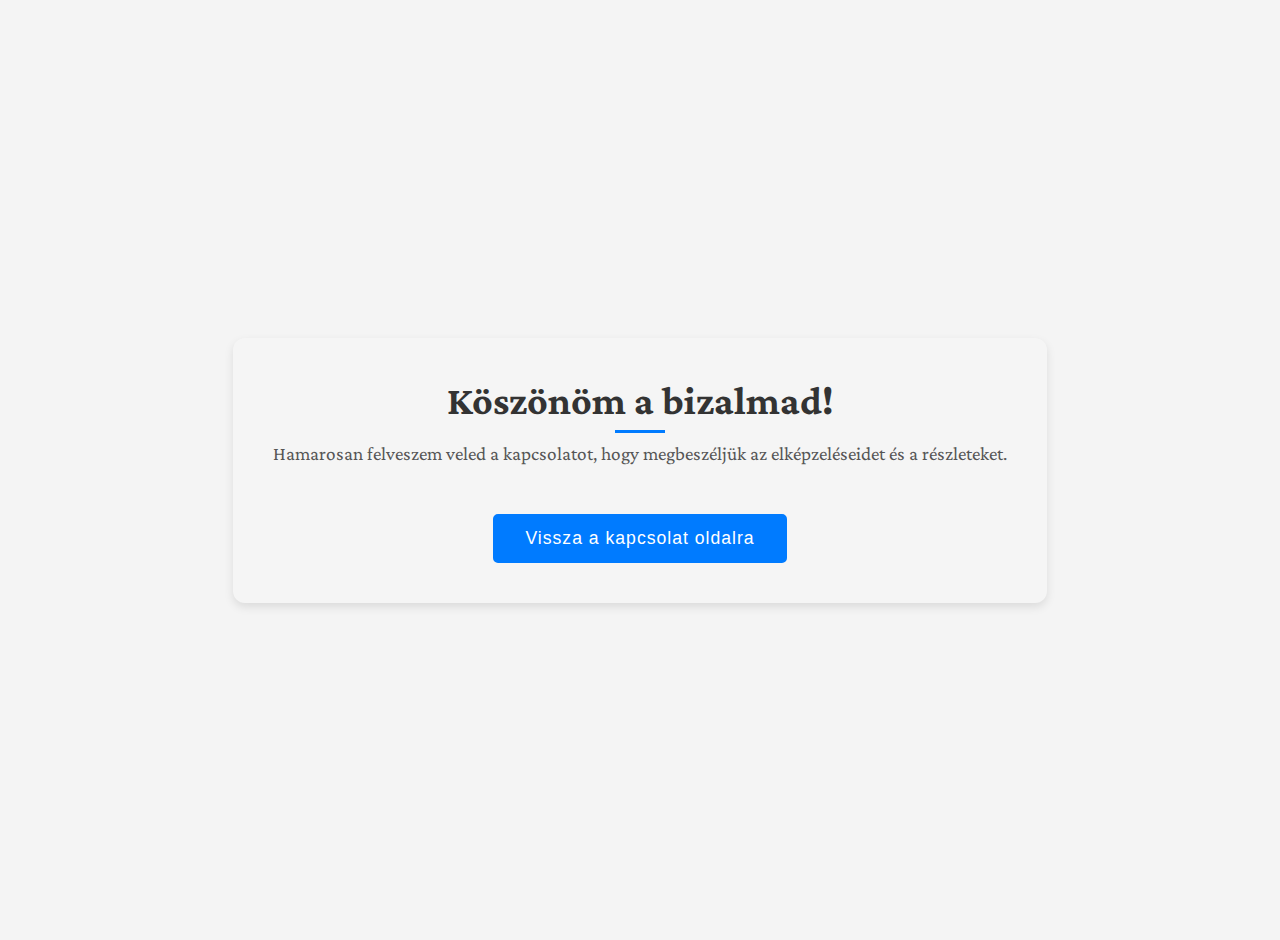
<file: Photography/thankYou.html>
<!DOCTYPE html>
<html lang="hu">
<head>
    <meta charset="UTF-8">
    <meta name="viewport" content="width=device-width, initial-scale=1.0">
    <title>Köszönöm a bizalmad!</title>
    <link rel="stylesheet" href="../IT/ITstyle.css">
    <link rel="stylesheet" href="photographyStyle.css">
</head>
<body>
    <div class="thankYouContainer">
        <div class="thankYouHeader">
            <span class="shadowedNumber">01</span>
            <h1>Köszönöm a bizalmad!    </h1>
        </div>
        <p>Hamarosan felveszem veled a kapcsolatot, hogy megbeszéljük az elképzeléseidet és a részleteket.</p>
        <div class="thankYouButtons">
            <button class="button" onclick="window.location.href='contacts.html'">Vissza a kapcsolat oldalra</button>
        </div>
    </div>
    <script>
        setTimeout(() => {
            window.location.href = 'contacts.html';
        }, 6000);
    </script>
</body>
</html>
</file>
<file: indexStyles.css>
body {
    margin: 0;
    font-family: Arial, sans-serif;
    height: 100vh;
    display: flex;
    flex-direction: column;
    margin: 0 auto;
    max-width: 1600px;

}

.container {
    max-height: fit-content;
    flex: 1;
    display: flex;
    flex-direction: column;
    padding: 20px;
    padding-bottom: 0; 
    box-sizing: border-box;
    overflow: hidden;
}

.header {
    display: flex;
    justify-content: center;
    align-items: center;
    background-color: silver;
    border-radius: 12px;
    width: 100%;
    padding: 20px;
    box-sizing: border-box;
    margin: 0 auto 10px;
    max-width: 1600px;
}

h1 {
    font-size: 2.5em;
    color: #333;
    margin: 0;
    position: relative;
    display: inline-block;
}

h1::after {
    content: '';
    position: absolute;
    bottom: -10px;
    left: 50%;
    transform: translateX(-50%);
    width: 50px;
    height: 3px;
    background-color: #007BFF;
}

.cardsContainer {
    flex: 1;
    width: 100%;
    display: flex;
    flex-wrap: wrap;
    justify-content: space-around;
    background: linear-gradient(to bottom, #f9f9f9, #eaeaea);
    padding: 5px;
    border-radius: 12px;
    box-shadow: 0 4px 10px rgba(0, 0, 0, 0.1);
    box-sizing: border-box; 
    overflow: hidden; 
}

.card {
    position: relative;
    width: 48%;
    height: 560px;
    margin: 10px;
    box-sizing: border-box;
    border-radius: 8px;
    box-shadow: 0 4px 8px rgba(0, 0, 0, 0.2);
    transition: 0.3s;
    background-color: white;
    overflow: hidden;
}

.card img {
    width: 100%;
    height: 100%;
    border-radius: 8px;
    object-fit: cover;
}

.card-text {
    position: absolute;
    top: 50%;
    left: 50%;
    transform: translate(-50%, -50%);
    color: white;
    font-size: 1.5em;
    font-weight: bold;
    text-shadow: 2px 2px 4px rgba(0, 0, 0, 0.5);
}

.card:hover {
    transform: scale(1.01); 
    box-shadow: 0 8px 16px rgba(0, 0, 0, 0.681); 
    background-color: rgba(0, 0, 0, 0.5); 
}

.with-background {
    background-color: rgba(120, 118, 118, 0.863);
    padding: 10px 20px;
    border-radius: 5px;
    text-align: center;
    font-size: 1.8em;
    font-weight: bold;
    color: white;
    text-shadow: 1px 1px 3px rgba(0, 0, 0, 0.5);
}

@media (min-width: 601px) and (max-width: 1040px) {
    .card {
        width: 46%;
        height: auto;
    }
}

@media (max-width: 600px) {
    .cardsContainer {
        flex-direction: row; 
        align-items: center;
    }

    .card {
        width: 90%; 
        margin: 10px 0; 
    }

    .card {
        width: 100%;
        margin: 10px 0;
        height: 350px;
    }

    .card img {
        height: 100%;
    }

    .card-text {
        font-size: 2em;
    }

    .container {
        padding: 10px;
    }

    h1 {
        font-size: 2.5em;
    }
}

@media (max-width: 400px) {
    h1 {
        font-size: 30px;
    }
}
</file>
<file: IT/ITstyle.css>
body {
    background-color: #f4f4f4;
    font-family: Arial, sans-serif;
    margin: 0;
    padding: 0;
    display: flex;
    flex-direction: column;
    justify-content: center;
    align-items: center;
    height: 100vh;
}

h1 {
    color: #333;
    font-size: 2rem;
    text-align: center;
    width: 100%;
}

p {
    color: #666;
    font-size: 1rem;
    text-align: center;
    width: 100%;
}

button {
    margin-top: 20px;
    padding: 10px 20px;
    font-size: 1rem;
    color: #fff;
    background-color: #007BFF;
    border: none;
    border-radius: 5px;
    cursor: pointer;
}

button:hover {
    background-color: #0056b3;
}
</file>
<file: Photography/photographyStyle.css>
@import url('https://fonts.googleapis.com/css2?family=Crimson+Pro:wght@300;400;700&display=swap');
@import url('https://fonts.googleapis.com/css2?family=Overpass:wght@400;700&display=swap');

body{
    font-family: 'Crimson Pro', serif;
    margin: 20px;
    display: flex;
    box-sizing: border-box;
    flex-direction: column;
    align-items: flex-start;
    text-align: left;
}

@media screen and (max-width: 480px) {
    body {
        margin: 10px; 
        font-size: 14px; /* Reduce base font size */
    }
}

h1, h2, h3 {
    font-family: 'Crimson Pro', serif;
}


/*
   ------------------
        header
   ------------------
*/

header {
    display: flex;
    overflow: hidden;
    background-color: silver;
    border-radius: 12px;
    width: 100%;
    padding: 20px;
    box-sizing: border-box;
    margin: 0 auto;
    margin-bottom: 20px;
    max-width: 1600px;  
    align-items: center;
}

header h1,h3 {
    font-size: 2em;
    font-family: 'Crimson Pro', serif;
}

header .menuIcon {
    display: none;
    font-size: 24px;
    cursor: pointer;
    color: black;
}

header .menuIcon .material-icons {
    font-size: 36px;
    color: black;
}

header .navButtons {
    display: flex;
    gap: 20px;
    align-self: center;
    margin-left: auto;
    flex-wrap: wrap;
    max-width: 100%;
}

header .navButtons .button {
    font-family: 'Overpass', sans-serif;
    text-decoration: none;
    position: relative;
    color: black;
    font-size: 16px;
}

header .navButtons .button::after {
    content: '';
    position: absolute;
    bottom: -2px;
    left: 0;
    width: 0;
    height: 2px;
    background-color: black;
    transition: width 0.3s ease;
}

header .navButtons .button:hover::after,
header .navButtons .button.active::after {
    width: 100%;
}

/* Responsive header adjustments */
@media screen and (max-width: 830px) {
    header {
        flex-direction: column;
        align-items: center;
        padding: 15px;
    }

    header h1,h3 {
        font-size: 2.3em;
        margin: 10px;
    }

    header .navButtons {
        margin-left: 0;
        gap: 15px;
        justify-content: center;
        width: 100%;
    }
}

@media screen and (max-width: 530px) {
    header {
        flex-direction: row;
        align-items: center;
        justify-content: space-between;
        padding: 25px;
    }

    header .menuIcon {
        display: block;
    }

    header .navButtons {
        display: none;
    }

    header h1,h3 {
        font-size: 2em;
        margin: 0;
    }
}

@media screen and (max-width: 400px) {
    header {
        padding: 15px;
    }

    header h1,h3 {
        font-size: 1.5em;
    }
}

header .mobileMenuIcon {
    display: none; 
    font-size: 24px;
    cursor: pointer;
    color: black;
    position: absolute;
    top: 20px;
    right: 20px;
    z-index: 1001;
}

header .mobileMenuIcon .material-icons {
    font-size: 36px;
    color: black;
}

/* Show the mobile menu icon on smaller devices */
@media screen and (max-width: 1100px) {
    header .mobileMenuIcon {
        display: block;
    }

    .sidebarContainer {
        display: none; 
    }
}

/* Mobile menu styling */
.mobileMenu {
    display: none; 
    position: fixed;
    top: 0;
    right: 0;
    width: 250px;
    height: 100%;
    background-color: #333;
    color: white;
    box-shadow: -4px 0 10px rgba(0, 0, 0, 0.5);
    z-index: 1000;
    flex-direction: column;
    padding: 20px;
    overflow-y: auto;
    border-left: 2px solid #444;
}

.mobileMenu.active {
    display: flex; 
}

.mobileMenu ul {
    list-style: none;
    padding: 0;
    margin: 0;
}

.mobileMenu ul li {
    margin-bottom: 10px;
    border-bottom: 1px solid #444;
    padding-bottom: 10px;
}

.mobileMenu ul li:last-child {
    border-bottom: none;
}

.mobileMenu ul li a {
    text-decoration: none;
    color: white;
    font-size: 1.5em;
    padding: 10px 15px;
    display: block;
    border-radius: 8px;
    transition: background-color 0.3s ease, color 0.3s ease;
}

.mobileMenu ul li a:hover {
    background-color: #444;
    color: #007BFF;
}

.mobileMenu .closeButton {
    align-self: flex-start;
    font-size: 2em;
    color: white;
    cursor: pointer;
    background: none;
    border: none;
    padding: 5px;
    transition: color 0.3s ease;
}

.mobileMenu .closeButton:hover {
    color: #007BFF;
}

/* Fullscreen menu styling */
.fullscreenMenu {
    display: none;
    position: fixed;
    top: 0;
    left: 0;
    width: 100%;
    height: 100%;
    background-color: #333;
    color: white;
    z-index: 1000;
    flex-direction: column;
    padding: 20px;
    overflow-y: auto; /* Enable vertical scrolling */
    box-sizing: border-box;
}

.fullscreenMenu .menuHeader {
    display: flex;
    justify-content: space-between; /* Align title and close button */
    align-items: center;
    padding-bottom: 20px;
    border-bottom: 1px solid #444;
    /* Removed background-color */
}

.fullscreenMenu .menuHeader h2 {
    margin: 0;
    font-size: 1.8em;
    color: white;
    background-color: #333;
}

.fullscreenMenu .closeButton {
    font-size: 1.8em; /* Adjusted font size */
    color: white;
    cursor: pointer;
    background: none;
    border: none;
    padding: 5px;
    transition: color 0.3s ease;
    /* No absolute positioning */
}

.fullscreenMenu .sidebarList {
    list-style: none;
    padding: 0;
    margin: 20px 0;
}

.fullscreenMenu .sidebarList li {
    margin-bottom: 15px;
}

.fullscreenMenu .sidebarList li a {
    color: white;
    text-decoration: none;
    font-size: 1.5em;
    display: block;
    padding: 10px;
    border-radius: 8px;
    transition: background-color 0.3s ease, color 0.3s ease;
}

.fullscreenMenu .sidebarList li a:hover,
.fullscreenMenu .sidebarList li a.active {
    background-color: #444;
    color: #007BFF;
}

/* Adjust font sizes for mobile devices */
@media screen and (max-width: 480px) {
    .fullscreenMenu .menuHeader h2 {
        font-size: 1.5em; /* Smaller title font size */
    }

    .fullscreenMenu .sidebarList li a {
        font-size: 1.2em; /* Smaller menu link font size */
    }
}

/*
        ---------------------
        Photography main page
        ---------------------
*/

/* Motto Section */
.mottoSection {
    max-width: 1520px;  
    display: flex;
    align-items: center;
    justify-content: space-between;
    gap: 20px;
    padding: 40px;
    background-color: #f5f5f5;
    border-radius: 12px;
    box-shadow: 0 4px 10px rgba(0, 0, 0, 0.1);
    margin: 0 auto;
    
}

.mottoSection .motto {
    width: 60%;
    text-align: left;
}

.mottoSection .motto h2 {
    font-family: 'Crimson Pro', serif;
    font-size: 3em;
    line-height: 1.3;
    margin-bottom: 20px;
    color: #000;
}

.mottoSection .motto p {
    font-size: 1.4em;
    line-height: 1.5;
    font-weight: bold;
    margin-bottom: 15px;
    color: #555;
}

.mottoSection .motto div {
    display: flex;
    align-items: center;
    justify-content: space-between;
    margin-top: 10px;
    gap: 20px; /* Adjusted for better spacing */
}

.mottoSection .motto div p {
    font-size: 1.2em;
    color: #777;
    margin: 0;
    text-align: left;
    flex: 1;
}

.mottoSection .motto div .material-icons{
    font-size: 20px;
    color: #777;
    transition: transform 0.3s ease;
}

.mottoSection .motto div .material-icons:hover {
    transform: scale(1.2);
}

.mottoSection .motto div .material-icons {
    font-size: 20px;
    color: #777;
    transition: transform 0.3s ease;
}

.mottoSection .motto div .material-icons:hover {
    transform: scale(1.2);
}

.mottoSection .motto div .custom-icon {
    width: 18px;
    height: 18px;
    color: #777;
    transition: transform 0.3s ease; 
}

.mottoSection .motto div .custom-icon:hover {
    transform: scale(1.2); 
}

.mottoSection .pictureAboutMe {
    width: 25%;
    height: auto;
    border-radius: 12px;
    box-shadow: 0 4px 10px rgba(0, 0, 0, 0.1);
    object-fit: cover;
}

/* Responsive Adjustments for Motto Section */
@media screen and (max-width: 1350px) {
    .mottoSection .motto h2 {
        font-size: 2.7em;
    }

    .mottoSection .motto p{
        font-size: 1.3em;
    }

    .mottoSection .motto div p {
        font-size: 1.1em;
    }
}

@media screen and (max-width: 1100px) {
    .mottoSection .motto h2 {
        font-size: 2.5em;
    }

    .mottoSection .motto p{
        font-size: 1.15em;
    }

    .mottoSection .motto div p {
        font-size: 0.85em;
    }

    .mottoSection .motto div .material-icons {
        font-size: 18px;
    }
}

@media screen and (max-width: 950px) {
    .mottoSection .motto h2 {
        font-size: 2.3em;
    }

    .mottoSection .motto p{
        font-size: 1em;
    }

    .mottoSection .motto div p {
        font-size: 0.8em;
    }

    .mottoSection .motto div .material-icons {
        font-size: 16px;
    }
}

@media screen and (max-width: 770px) {
    .mottoSection {
        flex-direction: column;
        align-items: center;
        text-align: center;
        gap: 15px;
        padding: 30px;
    }

    .mottoSection .motto {
        width: 100%;
    }

    .mottoSection .motto h2 {
        font-size: 2.5em;
    }

    .mottoSection .motto p{
        font-size: 1.2em;
    }

    .mottoSection .pictureAboutMe {
        display: none;
    }
}

@media screen and (max-width: 550px) {
    .mottoSection {
        padding: 20px;
        gap: 10px;
    }

    .mottoSection .motto h2 {
        font-size: 2em;
    }

    .mottoSection .motto p{
        font-size: 1em;
    }
}

@media screen and (max-width: 400px) {
    .mottoSection .motto h2 {
        font-size: 1.65em;
    }

    .mottoSection .motto div {
        gap: 10px; 
    }
}

/* About Me Section */
.aboutMeSection {
    display: flex;
    flex-direction: row;
    gap: 20px;
    padding: 40px;
    max-width: 1200px;
    margin: 0 auto;
    box-sizing: border-box;
}

.aboutMeSection h2 {
    font-family: 'Crimson Pro', serif;
    font-size: 2.5em;
}

.aboutMeSection p {
    font-size: 23px;
    color: #555;
}

.aboutMeSection .aboutMeText {
    width: 50%;
    text-align: start;
}

.aboutMeSection .aboutMePicture {
    width: 50%;
    padding: 10px;
    display: flex;
    justify-content: center;
    align-items: center;
}

.aboutMeSection img {
    width: 70%;
    border-radius: 12px;
    box-shadow: 0 4px 10px rgba(0, 0, 0, 0.1);
    object-fit: cover;
}

/* Responsive Adjustments for About Me Section */
@media screen and (max-width: 1230px) {
    .aboutMeSection {
        padding: 30px;
    }

    .aboutMeSection h2 {
        font-size: 2.3em;
    }

    .aboutMeSection p {
        font-size: 21px;
    }
}

@media screen and (max-width: 1130px) {
    .aboutMeSection {
        padding: 25px;
    }

    .aboutMeSection h2 {
        font-size: 2.1em;
    }

    .aboutMeSection p {
        font-size: 19px;
    }

    .aboutMeSection img {
        width: 80%;
    }
}

@media screen and (max-width: 980px) {
    .aboutMeSection h2 {
        font-size: 1.9em;
    }

    .aboutMeSection p {
        font-size: 18px;
    }
}

@media screen and (max-width: 850px) {
    .aboutMeSection h2 {
        font-size: 1.7em;
    }

    .aboutMeSection p {
        font-size: 18px;
    }
}

@media screen and (max-width: 768px) {
    .aboutMeSection {
        flex-direction: column-reverse;
        padding: 20px;
    }

    .aboutMeSection .aboutMeText,
    .aboutMeSection .aboutMePicture {
        width: 100%;
    }

    .aboutMeSection .aboutMePicture {
        width: 100%; 
        justify-content: center; 
        align-items: center; 
        padding: 0; 
        margin-top: 20px;
        box-sizing: border-box; 
    }

    .aboutMeSection .aboutMeText {
        padding: 0 50px;
        box-sizing: border-box;
    }

    .aboutMeSection img {
        width: 40%;
        max-width: 300px;
    }

    .aboutMeSection h2 {
        font-size: 1.9em;
        margin: 10px;
    }

    .aboutMeSection p {
        font-size: 19px;
        margin: 10px;
    }
}

@media screen and (max-width: 620px) {
    .aboutMeSection .aboutMeText {
        padding: 0 25px;
    }

    .aboutMeSection h2{
        font-size: 1.9em;
        margin-bottom: 30px;
    }

    .aboutMeSection p {
        font-size: 21px;
        
    }

    .aboutMeSection img {
        width: 80%;
    }
}

@media screen and (max-width: 530px) {
    .aboutMeSection .aboutMeText {
        padding: 0 15px;
    }

    .aboutMeSection h2 {
        font-size: 1.9em;
    }

    .aboutMeSection p {
        font-size: 20px;
    }

    .aboutMeSection img {
        width: 60%;
    }
}

@media screen and (max-width: 480px) {
    .aboutMeSection {
        padding: 15px;
    }

    .aboutMeSection .aboutMeText {
        padding: 0 10px;
    }

    .aboutMeSection h2 {
        font-size: 1.8em;
    }

    .aboutMeSection p {
        font-size: 19px;
    }
}

@media screen and (max-width: 430px) {
    .aboutMeSection {
        padding: 0;
    }

}

/* Services Section */
.servicesSection {
    padding: 60px 40px;
    max-width: 1600px;
    margin: 40px auto;
    box-sizing: border-box;
    background-color: #f5f5f5;
    border-radius: 12px;
    box-shadow: 0 4px 10px rgba(0, 0, 0, 0.1);
}

.servicesSection .servicesHeader {
    text-align: center;
    margin-bottom: 40px;
}

.servicesSection .servicesHeader h2 {
    font-size: 2.5em;
    color: #333;
    margin: 0;
    position: relative;
    display: inline-block;
}

.servicesSection .servicesHeader h2::after {
    content: '';
    position: absolute;
    bottom: -10px;
    left: 50%;
    transform: translateX(-50%);
    width: 50px;
    height: 3px;
    background-color: #007BFF;
}

.servicesSection .servicesContent {
    display: flex;
    gap: 30px;
    align-items: stretch;
    justify-content: space-between;
    flex-wrap: nowrap;
}

.servicesContent .serviceItem {
    width: calc(33.333% - 20px);
    padding: 30px 20px;
    border-radius: 12px;
    background-color: white;
    box-shadow: 0 4px 15px rgba(0, 0, 0, 0.08);
    transition: transform 0.3s ease, box-shadow 0.3s ease;
    display: flex;
    flex-direction: column;
    align-items: center;
    box-sizing: border-box;
    flex-grow: 1;
    flex-basis: 0;
    min-width: 250px;
}

.servicesContent .serviceItem:hover {
    transform: translateY(-10px);
    box-shadow: 0 6px 20px rgba(0, 0, 0, 0.15);
}

.servicesContent .serviceItem h3 {
    font-size: 1.8em;
    margin: 0 0 15px;
    text-align: center;
    color: #333;
}

.servicesContent .serviceItem p {
    font-size: 1.2em;
    text-align: center;
    color: #666;
    line-height: 1.6;
    margin: 0;
}

/* Responsive Adjustments for Services Section */
@media screen and (max-width: 1150px) {
    .servicesContent .serviceItem h3 {
        font-size: 1.6em;
    }
}

@media screen and (max-width: 1070px) {
    .servicesContent .serviceItem p {
        font-size: 1.1em;
    }
}

@media screen and (max-width: 1030px) {
    .servicesSection {
        padding: 30px 20px;
    }

    .servicesContent .serviceItem h3 {
        font-size: 1.4em;
    }

    .servicesContent .serviceItem p {
        font-size: 18px;
    }
}

@media screen and (max-width: 980px) {
    .servicesSection .servicesContent {
        gap: 10px;
    }
}

@media screen and (max-width: 900px) {
    .servicesSection .servicesContent {
        flex-wrap: wrap;
        gap: 20px;
    }

    .servicesContent .serviceItem {
        flex-basis: 100%;
        min-width: 200px;
    }

    .servicesContent .serviceItem h3 {
        font-size: 1.65em;
    }

    .servicesContent .serviceItem p {
        font-size: 22px;
    }
}

@media screen and (max-width: 440px) {
    .servicesSection {
        padding: 30px 10px;
    }

    .servicesSection .servicesHeader h2 {
        font-size: 1.9em;
    }

    .servicesContent .serviceItem p {
        font-size: 20px;
    }
}

/* Why Choose Me Section */
.whyChooseMeSection {
    padding: 60px 40px;
    max-width: 1400px;
    margin: auto;
    box-sizing: border-box;
    border-radius: 12px;
}

.whyChooseMeHeader {
    text-align: center;
    margin-bottom: 40px;
}

.whyChooseMeHeader h2 {
    font-size: 2.5em;
    color: #333;
    margin: 0;
    position: relative;
    display: inline-block;
}

.whyChooseMeHeader h2::after {
    content: '';
    position: absolute;
    bottom: -10px;
    left: 50%;
    transform: translateX(-50%);
    width: 50px;
    height: 3px;
    background-color: #007BFF;
}

.whyChooseMeContent {
    display: flex;
    flex-direction: row;
    justify-content: space-between;
    gap: 10px;
    position: relative;
}

.whyChooseMeContent .middle {
    position: relative;
}

.whyChooseMeContent .middle::before,
.whyChooseMeContent .middle::after {
    content: '';
    position: absolute;
    top: 50%;
    transform: translateY(-50%);
    width: 2px;
    height: 70%;
    background-color: #777;
}

.whyChooseMeContent .middle::before {
    left: -9px;
}

.whyChooseMeContent .middle::after {
    right: -9px;
}

.whyChooseMeItem {
    flex: 1;
    display: flex;
    flex-direction: column;
    align-items: center;
    text-align: center;
    padding: 30px 20px;
    background-color: white;
}

.whyChooseMeItem .material-icons {
    font-size: 3em;
    color: #007BFF;
    margin-bottom: 20px;
}

.whyChooseMeItem h3 {
    font-size: 1.8em;
    margin: 0 0 15px;
    text-align: center;
    color: #333;
}

.whyChooseMeItem p {
    font-size: 1.2em;
    color: #666;
    line-height: 1.6;
    margin: 0;
    text-align: center;
}

/* Responsive Adjustments */
@media screen and (max-width: 1000px) {
    .whyChooseMeSection {
        padding: 40px 20px;
    }
}

@media screen and (max-width: 900px) {
    .whyChooseMeSection {
        padding: 30px 60px;
    }

    .whyChooseMeContent {
        flex-direction: column;
        gap: 0px;
    }

    .whyChooseMeContent .middle::before,
    .whyChooseMeContent .middle::after {
        display: none;
    }

    .whyChooseMeContent .whyChooseMeItem:not(:last-child) {
        border-bottom: 1px solid #ddd;
        padding-bottom: 20px;
    }

    .whyChooseMeItem {
        padding: 15px;
    }

    .whyChooseMeItem h3 {
        font-size: 2em;
    }

    .whyChooseMeItem p {
        font-size: 22px;
    }
}

@media screen and (max-width: 550px) {
    .whyChooseMeSection {
        padding: 30px 10px;
    }

    .whyChooseMeHeader h2 {
        font-size: 2.2em;
    }

    .whyChooseMeItem h3 {
        font-size: 1.6em;
    }

    .whyChooseMeItem p {
        font-size: 1em;
    }

    .whyChooseMeItem .material-icons {
        font-size: 2.5em;
    }
}

@media screen and (max-width: 430px) {
    .whyChooseMeSection {
        padding: 30px 10px;
    }

    .whyChooseMeHeader h2 {
        font-size: 2.1em;
    }

    .whyChooseMeItem h3 {
        font-size: 1.4em;
    }

    .whyChooseMeItem p {
        font-size: 1.2em;
    }

    .whyChooseMeItem .material-icons {
        font-size: 2.2em;
    }
}

/* Gallery Preview Section */
.galleryPrevSection {
    width: 100%; 
    max-width: 1600px; 
    margin: 20px auto; 
    overflow: hidden; 
    text-align: center;
    padding: 30px 40px;
    background-color: #333;
    border-radius: 12px;
    box-shadow: 0 4px 10px rgba(0, 0, 0, 0.2);
    box-sizing: border-box;
    position: relative;
}

.galleryPrevSection h2 {
    color: white;
    margin-bottom: 30px;
    font-size: 2.5em;
    position: relative;
    display: inline-block;
}

.galleryPrevSection h2::after {
    content: '';
    position: absolute;
    bottom: -10px;
    left: 50%;
    transform: translateX(-50%);
    width: 50px;
    height: 3px;
    background-color: #007BFF;
}

.galleryButtons {
    margin-top: 30px;
}

.galleryButtons .button {
    display: inline-block;
    padding: 12px 30px;
    color: white;
    text-decoration: none;
    border: 2px solid white;
    border-radius: 5px;
    background: transparent;
    font-size: 1.1em;
    letter-spacing: 1px;
    transition: all 0.3s ease;
}

.galleryButtons .button:hover {
    background-color: white;
    color: #333;
}

.gallery-wrapper {
    max-width: 1520px;
    overflow: hidden; 
}

.gallery-wrapper .carousel {
    font-size: 0; 
    margin: 0 20px;
    white-space: nowrap;
    overflow: hidden;
    scroll-behavior: smooth;
    box-sizing: border-box;
    cursor: pointer;
}

.carousel.dragging {
    cursor: grab;
    scroll-behavior: auto;
}

.carousel img {
    width: 450px; 
    margin-right: 14px; 
    object-fit: cover; 
}

.carousel img:first-child {
    margin-left: 0;
}

.carousel img:last-child {
    margin-right: 0; 
}

/* Navigation controls */
.gallery-next-btn,
.gallery-prev-btn {
    position: absolute;
    top: 50%;
    transform: translateY(-50%);
    font-size: 2.5em; 
    color: white; 
    background: none; 
    border: none; 
    cursor: pointer;
    z-index: 10;
    display: flex;
    align-items: center;
    justify-content: center;
    transition: color 0.3s ease, transform 0.3s ease;
}

.gallery-next-btn {
    right: 20px; 
}

.gallery-prev-btn {
    left: 20px;
}

.gallery-next-btn:hover,
.gallery-prev-btn:hover {
    color: #007BFF; 
    transform: translateY(-50%) scale(1.3); 
}

/* Responsive adjustments */

@media screen and (max-width: 900px) {
    .carousel img {
        width: calc(100% / 2); 
    }
}



@media screen and (max-width: 768px) {
    
    .gallery-next-btn,
    .gallery-prev-btn {
        width: 35px;
        height: 35px;
    }
}   

@media screen and (max-width: 550px) {
    .carousel img {
        width: 100%; 
    }
}

@media screen and (max-width: 480px) {
    
    .galleryPrevSection h2 {
        font-size: 2.1em; /* Adjust the size as needed */
        margin-top: 0;
    }

    .galleryButtons .button {
        font-size: 1em; 
        padding: 10px 20px; 
    }

    .portfolio-card {
        max-width: 100%;
        margin: 0 auto;
    }
    
    .gallery-next-btn,
    .gallery-prev-btn {
        width: 30px;
        height: 30px;
    }
}

/*
        ---------------------
            Portfolio page
        ---------------------
*/

.gallerySection {
    display: flex;
    gap: 20px; 
    width: 100%; 
    box-sizing: border-box;
}

.galleryWrapper {
    display: flex;
    align-items: flex-start; 
    gap: 20px; 
}

.sidebarContainer {
    position: sticky;
    border-radius: 12px; 
    top: 0px; 
    height: fit-content; 
    max-height: 80vh; 
    overflow-y: auto; 
    flex-shrink: 0; 
    background-color: #333; 
    color: white; 
    box-shadow: -4px 0 10px rgba(0, 0, 0, 0.5); 
    padding: 15px; 
    font-family: 'Overpass', sans-serif; 
}

.sidebarList {
    list-style: none; 
    padding: 0; 
    margin: 0; 
    gap: 15px; 
}

.sidebarList ul {
    list-style: none;
    font-size: 20px; 
    padding-left: 30px; 
}

.sidebarList li {
    margin-bottom: 10px; 
    font-size: 20px; 
    border-radius: 5px; 
    transition: background-color 0.3s ease, color 0.3s ease; 
    background-color: transparent; 
    color: white; 
}

.sidebarList ul li {
    margin-bottom: 5px; 
    font-size: 18px; 
}

.sidebarList li.selected {
    background-color: #007BFF; 
    color: white; 
    font-weight: bold; 
}

.sidebarLink {
    display: block;
    padding: 10px 15px;
    color: white;
    text-decoration: none;
    font-size: 1.2em;
    font-weight: bold;
    border-radius: 5px;
    transition: background-color 0.3s ease, color 0.3s ease;
}

.sidebarLink:hover {
    background-color: #444;
    color: #007BFF;
}

.sidebarSubLink {
    display: block;
    padding: 8px 15px;
    color: #ccc;
    text-decoration: none;
    font-size: 1em;
    margin-left: 5px;
    border-radius: 5px;
    transition: background-color 0.3s ease, color 0.3s ease;
}

.sidebarSubLink:hover {
    background-color: #555;
    color: #007BFF;
}

.sidebarLink.active {
    color: #007BFF; 
    font-weight: bold;
    border-bottom: 2px solid #007BFF; 
}

.sidebarList a.activeSection {
  text-decoration: underline;
  color: #007BFF;
  
}

.sidebarList li:hover {
    background-color: #444; 
    color: #007BFF; 
}

.sidebarList li.selected .sidebarLink {
    color: white; 
}

.gallerySection .galleryBox .galleryTiles {
    box-sizing: border-box;
    display: flex;
    flex-direction: row;
    padding: 10px;
    gap: 10px;
    width: 100%;
    position: relative;
    background-color: #f5f5f5;
    
    box-shadow: 0 4px 10px rgba(0, 0, 0, 0.1);

}

.galleryBox {
    flex-grow: 1; 
    display: flex;
    flex-direction: column; 
    justify-content: flex-start; 
}

.gallerySection .galleryBox .galleryTiles .galleryRow {
    width: 33%;
}

.gallerySection .galleryBox .galleryTiles .galleryRow img {
    width: 100%;
    padding-bottom: 10px;
    transition: transform 1s ease;
}



.galleryBox h2, 
.galleryBox h3 {
    position: sticky;
    top: 0; 
    background-color: #f9f9f9; 
    z-index: 1; 
    padding: 10px; 
    margin-bottom: 10px; 
    margin-top: 0; 
    border-bottom: 1px solid #ddd; 
}

.galleryBox h2 {
    font-family: 'Crimson Pro', serif;
    font-size: 2.5em;
    color: #333;
    position: relative;
}

.galleryBox h2::after {
    content: '';
    position: absolute;
    bottom: -5px;
    left: 0;
    width: 50px;
    height: 3px;
    background-color: #007BFF;
}

.galleryBox h3 {
    font-family: 'Overpass', sans-serif;
    font-size: 1.5em;
    color: #555;
    font-weight: 400;
}

/* Responsive adjustments for sidebar */
@media screen and (max-width: 1100px) {
    .sidebarContainer{
        display: none; 
    }

    .galleryBox h3::after {
        content: '▼'; 
        position: absolute;
        right: 10px; 
        top: 50%;
        transform: translateY(-50%);
        font-size: 0.8em; 
        color: #555; 
    }
}

@media screen and (max-width: 600px) {
    .gallerySection .galleryBox .galleryTiles {
        flex-wrap: wrap; 
    }

    .gallerySection .galleryBox .galleryTiles .galleryRow {
        width: 100%; 
    }
    .galleryBox h3{
        font-size: 1.28em; 
    }
}

/*
        ---------------------
            Contact page
        ---------------------
*/

.contactsSection .contactsText {
    width: 100%;
    align-items: center;
    text-align: center; 
    justify-content: center; 
    align-items: center; 
}


.contactsSection .contacts{
    width: 50%;
}

.contactsSection {
    width: 100%;
    max-width: 1350px;
    overflow: hidden;
    margin: 0 auto;
    padding: 40px;
    background-color: #f5f5f5;
    border-radius: 12px;
    box-shadow: 0 4px 10px rgba(0, 0, 0, 0.1);
    box-sizing: border-box;
}

.contactsSection .contactsText {
    width: 100%;
    text-align: center;
    margin-bottom: 40px;
}

.contactsSection .contactsText h2 {
    font-size: 2.5em;
    color: #333;
    margin: 0 0 20px;
    position: relative;
    display: inline-block;
}

.contactsSection .contactsText h2::after {
    content: '';
    position: absolute;
    bottom: -10px;
    left: 50%;
    transform: translateX(-50%);
    width: 50px;
    height: 3px;
    background-color: #007BFF;
}

.contactsSection .contactsText h3 {
    font-size: 1.3em;
    color: #555;
    line-height: 1.6;
    font-weight: normal;
    max-width: 800px;
    margin: 0 auto;
}

.contactsContainer {
    width: 100%;
    display: flex;
    gap: 40px;
}
 
.contactsSection .contacts {
    width: 50%;
    padding: 30px;
    background-color: #333; 
    color: white;
    border-radius: 12px;
    box-shadow: 0 4px 15px rgba(0, 0, 0, 0.1);
}

.contactItem {
    display: flex;
    align-items: flex-start;
    margin-bottom: 30px;
}

.contactItem .material-icons {
    font-size: 28px;
    color: #007BFF;
    margin-right: 15px;
    margin-top: 5px;
}

.contactItem div {
    flex: 1;
}

.contactsSection .contacts h2 {
    font-size: 1.5em;
    margin: 0 0 5px;
    color: white;
}

.contactsSection .contacts h3 {
    font-size: 1.1em;
    font-weight: normal;
    margin: 0;
    color: #ccc;
}

.contactsSection .contacts a {
    color: #ccc;
    text-decoration: none;
    transition: color 0.3s ease;
}

.contactsSection .contacts a:hover {
    color: #007BFF;
}

.socialContact {
    display: flex;
    gap: 15px;
    margin-top: 30px;
}


.socialContact {
    display: flex;
    gap: 15px;
    margin: 0;
    align-content: baseline;
}

.socialContact a {
    color: #ccc;
    text-decoration: none;
    transition: transform 0.3s ease, color 0.3s ease;
}

.socialContact a:hover {
    transform: scale(1.2);
    color: #007BFF;
}

.socialContact .material-icons {
    font-size: 32px;
}

.socialContact .custom-icon {
    padding-top: 7px;
    margin-right: 18px;
    width: 28px;
    height: 28px;
    color: #007BFF;
}

.mapContainer {
    margin-top: 15px;
    border-radius: 8px;
    overflow: hidden;
    box-shadow: 0 2px 8px rgba(0, 0, 0, 0.2);
    height: 250px; 
}

.mapContainer iframe {
    display: block;
    width: 100%;
}

.contactsSection .contactsForm {
    width: 50%;
    padding: 30px;
    background-color: white; 
    color: #333;
    border-radius: 12px;
    box-shadow: 0 4px 15px rgba(0, 0, 0, 0.08);
}

.contactsForm form {
    display: flex;
    flex-direction: column;
    gap: 20px;
}

.contactsForm input,
.contactsForm textarea {
    padding: 15px;
    border: 1px solid #ddd;
    border-radius: 8px;
    font-family: 'Overpass', sans-serif;
    font-size: 16px;
    transition: border-color 0.3s ease, box-shadow 0.3s ease;
}

.contactsForm textarea {
    min-height: 150px;
    resize: vertical;
}

.contactsForm input:focus,
.contactsForm textarea:focus {
    outline: none;
    border-color: #007BFF;
    box-shadow: 0 0 0 3px rgba(0, 123, 255, 0.25);
}

.contactsForm button {
    padding: 15px;
    background-color: transparent;
    color: #007BFF;
    border: 2px solid #007BFF;
    border-radius: 8px;
    font-family: 'Overpass', sans-serif;
    font-size: 16px;
    font-weight: 600;
    cursor: pointer;
    transition: all 0.3s ease;
    align-self: center; 
}

.contactsForm button:hover {
    background-color: #007BFF;
    color: white;
}


button.disabled {
    background-color: #ccc;
    color: #666;
    border-color: #ccc;
    cursor: not-allowed;
    opacity: 0.7;
    transition: background-color 0.3s ease, color 0.3s ease;
}


.input-group {
    margin-bottom: 20px;
}

.input-group p {
    margin: 0 0 5px;
    font-size: 1em;
    color: #555;
    font-weight: 600;
}

.input-wrapper {
    display: flex;
    align-items: center;
    border: 1px solid #ddd;
    border-radius: 8px;
    overflow: hidden;
    background-color: #f9f9f9;
}


.input-wrapper .input-group-message{
    padding: 10px;
    padding-top: 50px;
    background-color: #007BFF; 
    color: white;
    font-size: 24px;
    display: flex; 
    align-items: center; 
    justify-content: center; 
}


.input-wrapper i {
    padding: 10px;
    background-color: #007BFF; 
    color: white;
    font-size: 24px;
    display: flex; 
    align-items: center; 
    justify-content: center; 
}


.input-wrapper input,
.input-wrapper textarea {
    flex: 1;
    padding: 10px;
    border: none;
    outline: none;
    font-size: 1em;
    font-family: 'Overpass', sans-serif;
    background-color: transparent;
}

.input-wrapper textarea {
    resize: vertical;
    min-height: 100px;
}

.input-wrapper input:focus,
.input-wrapper textarea:focus {
    background-color: #fff;
}


.form-actions {
    display: flex;
    justify-content: space-between;
    align-items: center;
    gap: 20px;
}

.form-actions .g-recaptcha {
    flex-shrink: 0;
}

.form-actions button {
    margin: 0;
}


.input-wrapper select {
    flex: 1;
    padding: 10px;
    border: none;
    outline: none;
    font-size: 1em;
    font-family: 'Overpass', sans-serif;
    background-color: transparent;
    cursor: pointer;
}

.input-wrapper select:focus {
    background-color: #fff;
}


.textarea-wrapper i {
    align-self: flex-start;
    padding: 15px;
    height: auto;
    background-color: #007BFF;
    color: white;
    font-size: 24px;
    border-radius: 8px 0 0 8px;
}

.textarea-wrapper textarea {
    border-radius: 0 8px 8px 0;
}

/* Media queries for contacts section */

@media screen and (max-width: 1130px) {
    .form-actions {
        display: flex;
        flex-direction: column; 
        align-items: center;
        gap: 20px; 
    }

    .form-actions .g-recaptcha {
        width: auto; 
        margin: 0 auto; 
    }

    .mapContainer {
        height: 320px; 
    }

}
@media screen and (max-width: 950px) {
    .contactsContainer{
        flex-direction: column; 
        align-items: center; 
    }

    .contactsContainer .contacts{
        width: 100%;
        max-width: 550px; 
    }

    .contactsContainer .contacts h2{
        font-size: 1.7em;
    }

    .contactsContainer .contacts h3{
        font-size: 1.2em;
    }

    .contactsContainer .contacts a{
        font-size: 1.2em;
    }

    .contactsSection .contactsText h3{
        font-size: 1.4em;
    }

    .contactsSection .contactsText .material-icons{
        font-size: 1.8em;
    }
    .contactItem .material-icons {
        font-size: 31px;
    }

    .contactsContainer .contactsForm{
        width: 100%;
        max-width: 550px; 
    }

    .contactsForm p{
        font-size: 1.3em;
    }
}
@media screen and (max-width: 550px) {
    
    .contactsSection .contactsText h2{
        font-size: 2em;
    }

    .contactsSection .contactsText h3{
        font-size: 1.3em;
    }

    .contactsSection {
        padding: 20px;
        box-sizing: border-box;
    }
    
    .contactsContainer .contacts {
        padding: 40px;
    }

    .contactsContainer .contacts h2{
        font-size: 1.5em;
    }

    .contactsContainer .contacts h3{
        font-size: 1.2em;
    }

    .contactsContainer .contacts a{
        font-size: 1.2em;
    }

    .contactsForm p{
        font-size: 1.2em;
    }

    
    .contactItem .material-icons {
        font-size: 30px;
    }

    .contactsContainer .contactsForm{
        width: 100%;
        max-width: 550px; 
    }

    .mapContainer {
        height: 250px; 
    }
    
}

/* Skeleton loading effect */
.skeleton {
  width: 800px;           /* or a fixed width, e.g., 300px */ 
  background-color: #ccc;
  position: relative;
  overflow: hidden;
}

img.skeleton {
  /* Optionally enforce size on the img element while loading */
  width: 100%;
  display: block;
}

.skeleton::after {
  content: "";
  position: absolute;
  top: 0;
  left: -100%;
  height: 100%;
  width: 100%;
  background: linear-gradient(90deg, transparent, rgba(255,255,255,0.5), transparent);
  animation: skeleton-loading 1.5s infinite;
}

@keyframes skeleton-loading {
  0% { left: -100%; }
  50% { left: 100%; }
  100% { left: 100%; }
}

/*temporary*/

/*
        ---------------------
            Contact page
        ---------------------
*/

footer {
    display: flex;
    justify-content: center;
    align-items: center;
    background-color: #333;
    color: white;
    border-radius: 12px;
    width: 100%;
    padding: 30px 20px;
    box-sizing: border-box;
    margin: 0 auto;
    margin-top: 40px;
    position: relative;
    max-width: 1600px;
}

.footerContent {
    display: flex;
    flex-direction: column;
    align-items: center;
    width: 100%;
    max-width: 1400px;
}

.footerContent p {
    margin: 0;
    font-size: 1.1em;
    letter-spacing: 1px;
}

.footerContent::before {
    content: '';
    position: absolute;
    top: 0;
    left: 50%;
    transform: translateX(-50%);
    width: 50px;
    height: 3px;
    background-color: #007BFF;
}

.footerSocial {
    display: flex;
    gap: 20px;
    margin-top: 15px;
}

.footerSocial a {
    color: white;
    text-decoration: none;
    transition: transform 0.3s ease;
}

.footerSocial .material-icons {
    font-size: 24px;
}

.footerSocial a:hover {
    transform: scale(1.2);
    color: #007BFF;
}

.footerInfo {
    width: 100%;
    display: flex;
    justify-content: space-between;
    margin-top: 20px;
    padding-top: 15px;
    border-top: 1px solid rgba(255, 255, 255, 0.2);
    font-size: 0.9em;
}

.footerInfo a {
    color: white;
    text-decoration: none;
    transition: color 0.3s ease;
}

.footerInfo a:hover {
    color: #007BFF;
}

@media screen and (max-width: 768px) {
    .footerInfo {
        flex-direction: column;
        align-items: center;
        gap: 10px;
    }
}

/* Thank You Page */
.thankYouContainer {
    max-width: 800px;
    margin: 50px auto;
    padding: 40px;
    text-align: center;
    background-color: #f5f5f5;
    border-radius: 12px;
    box-shadow: 0 4px 10px rgba(0, 0, 0, 0.1);
}

.thankYouHeader {
    position: relative;
    margin-bottom: 20px;
}

.thankYouHeader .shadowedNumber {
    position: absolute;
    top: -30px;
    left: 50%;
    transform: translateX(-50%);
    font-size: 4em;
    color: rgba(0, 0, 0, 0.1);
    font-weight: bold;
    z-index: -1;
}

.thankYouHeader h1 {
    font-size: 2.5em;
    color: #333;
    margin: 0;
    position: relative;
    display: inline-block;
}

.thankYouHeader h1::after {
    content: '';
    position: absolute;
    bottom: -10px;
    left: 50%;
    transform: translateX(-50%);
    width: 50px;
    height: 3px;
    background-color: #007BFF;
}

.thankYouContainer p {
    font-size: 1.2em;
    color: #555;
    margin-bottom: 30px;
}

.thankYouButtons .button {
    padding: 12px 30px;
    color: white;
    text-decoration: none;
    border: 2px solid #007BFF;
    border-radius: 5px;
    background-color: #007BFF;
    font-size: 1.1em;
    letter-spacing: 1px;
    transition: all 0.3s ease;
    cursor: pointer;
}

.thankYouButtons .button:hover {
    background-color: white;
    color: #007BFF;
}

/* Responsive adjustments for Thank You page */
@media screen and (max-width: 480px) {
    .thankYouContainer {
        padding: 20px;
    }

    .thankYouHeader .shadowedNumber {
        font-size: 3em;
        top: -20px;
    }

    .thankYouHeader h1 {
        font-size: 2em;
    }

    .thankYouContainer p {
        font-size: 1em;
    }

    .thankYouButtons .button {
        font-size: 1em;
        padding: 10px 20px;
    }
}
</file>
